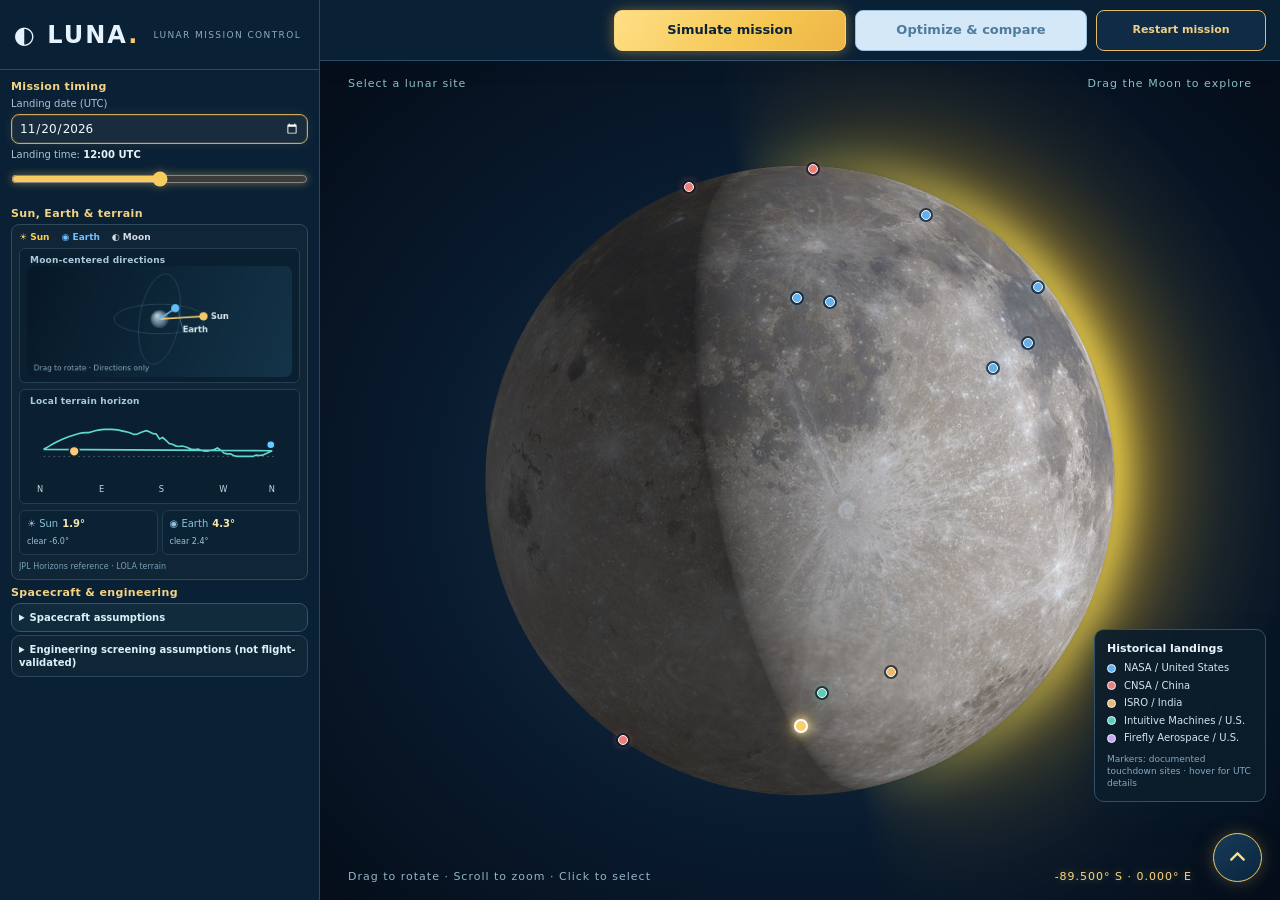
<file: index.html>
<!doctype html>
<html lang="en">
<head><meta charset="utf-8"><meta name="viewport" content="width=device-width,initial-scale=1">
<title>LUNA Mission Control</title><link rel="stylesheet" href="./luna-mission-control/web/styles.css?v=20261115-optimize-progress-v26"></head>
<body class="sidebar-layout">
<div class="shell">
<aside class="sidebar">
<header><strong class="logo">◐ LUNA<span>.</span></strong><small>LUNAR MISSION CONTROL</small></header>
<div class="fields" id="missionFields" aria-label="Mission parameters">
<div class="control-group"><h3>Mission timing</h3>

<label>Landing date (UTC)<input id="date" type="date" value="2026-11-20"></label>
<label>Landing time: <b id="timeLabel">12:00 UTC</b><input id="time" type="range" min="0" max="143" value="72"></label>



</div>
<section class="sky-stack" aria-label="Celestial positions and lunar horizon">
<h3>Sun, Earth &amp; terrain</h3>
<div class="sky-stack-card">
<div class="sky-caption"><span>☀ Sun</span><span>◉ Earth</span><span>◐ Moon</span></div>
<section class="sky-mini"><strong>Moon-centered directions</strong><canvas id="orbital" width="320" height="134" aria-label="Interactive 3D Moon-centered directions to Sun and Earth"></canvas></section>
<section class="sky-mini"><strong>Local terrain horizon</strong><svg id="horizon" viewBox="0 0 320 110" role="img" aria-label="Sun and Earth angles against the selected site's terrain horizon"></svg></section>
<div id="angles" class="sky-angles">Loading JPL reference…</div>
<small id="source" class="sky-source">JPL Horizons reference · local horizon loading</small>
</div></section>
<div class="control-group control-engineering"><h3>Spacecraft &amp; engineering</h3>
<details class="toolbar-disclosure spacecraft-assumptions"><summary>Spacecraft assumptions</summary><div class="toolbar-flyout">
<label>Mission duration<select id="duration"><option value="1">1 day</option><option value="3">3 days</option><option value="7" selected>7 days</option><option value="14">14 days</option><option value="21">21 days</option><option value="28">28 days</option><option value="35">35 days</option></select></label>
<label>Solar array (m²)<input id="area" type="number" value="1.6" step="0.1" min="0.1"></label>
<label>Panel tilt (°)<input id="tilt" type="number" value="60" min="0" max="90"></label>
<label>Panel azimuth (°)<input id="az" type="number" value="0" min="0" max="360"></label>
<label>Battery (Wh)<input id="battery" type="number" value="5000" min="100"></label>
<label>Load (W)<input id="load" type="number" value="75" min="1"></label>
<label>Reserve (%)<input id="reserve" type="number" value="20" min="0" max="90"></label>
</div></details>
<details class="toolbar-disclosure"><summary>Engineering screening assumptions (not flight-validated)</summary><div class="toolbar-flyout">
<small>One-node thermal projection · NASA lunar thermal balance framework</small>
<label>Thermal capacity (J/K)<input id="thermalCap" type="number" value="120000" min="1000" step="1000"></label>
<label>Radiator area (m²)<input id="radiatorArea" type="number" value="0.35" min="0.005" step="0.05"></label>
<label>Heater capacity (W)<input id="heater" type="number" value="80" min="0" step="5"></label>
<label>Heater setpoint (°C)<input id="heaterSetpoint" type="number" value="-5" step="5"></label>
<label>Thermal screening min (°C)<input id="thermalMin" type="number" value="-20" step="5"></label>
<label>Thermal screening max (°C)<input id="thermalMax" type="number" value="50" step="5"></label>
<small>Illustrative S-band direct-Earth radio link · ground receiver assumed</small>
<label>Transmitter power (W)<input id="rfTx" type="number" value="5" min="0.01" step="1"></label>
<label>TX antenna gain (dBi)<input id="rfGain" type="number" value="8" step="1"></label>
<label>Earth receiver G/T (dB/K)<input id="rfGt" type="number" value="25" step="1"></label>
<label>Downlink bitrate (bit/s)<input id="rfRate" type="number" value="10000" min="1" step="1000"></label>
<label>Required link margin (dB)<input id="rfMargin" type="number" value="3" min="0" step="1"></label>
<small>NASA LOLA 20-meter local rover slope-only corridor</small>
<label>Rover target east (m)<input id="roverEast" type="number" value="600" step="20"></label>
<label>Rover target north (m)<input id="roverNorth" type="number" value="200" step="20"></label>
<label>Assumed max segment slope (°)<input id="roverSlope" type="number" value="15" min="1" max="30"></label>
<p class="muted">Projected from NASA data and declared hardware assumptions. Not flight certification or a safe rover route.</p>
</div></details>


</div>

</div>
</aside>
<main>
<nav class="mission-toolbar" aria-label="Simulation actions">
<button id="simulate" class="primary" type="button">Simulate mission</button>
<div class="optimize-trigger">
<button id="optimize" class="secondary" disabled type="button">Optimize &amp; compare</button>
<div id="optimizeProgress" class="optimize-progress" role="status" aria-live="polite" aria-atomic="true" hidden>
 <div class="optimize-progress-top"><span id="optimizeProgressText">Loading NASA reference data…</span><strong id="optimizeProgressCount"></strong></div>
 <progress id="optimizeProgressBar" max="100" aria-label="Optimization progress"></progress>
</div>
</div>
<button id="restartMission" class="restart-mission" type="button" title="Reset mission settings and return to the Moon">Restart mission</button>
</nav>
<div id="mapPage" class="map-page">
<div class="map-top">Select a lunar site <span>Drag the Moon to explore</span></div>
<canvas id="globe" aria-label="Drag to rotate lunar globe, scroll to zoom, click to select a location"></canvas>
<div class="map-bottom"><span>Drag to rotate · Scroll to zoom · Click to select</span><span id="mapCoords">89.500° S · 0.000° E</span></div>
</div>
<div id="resultsPage" class="results-page hidden">
<div class="results-top"><div><small>MISSION ANALYSIS</small><h1>Scenario analysis</h1></div>
<button id="back">← Return to globe</button></div>
<div id="results"></div></div>
<div id="toast" class="toast hidden" role="status"></div>
</main>
</div>
<button id="scrollToTop" class="scroll-to-top" type="button" aria-label="Scroll to top" title="Back to top">
<svg viewBox="0 0 24 24" width="24" height="24" aria-hidden="true" focusable="false" fill="none" stroke="currentColor" stroke-width="2.2" stroke-linecap="round" stroke-linejoin="round"><path d="m6 14 6-6 6 6"/></svg>
</button>
<script>window.LUNA_STATIC_SITE = true;</script>
<script type="module" src="./luna-mission-control/web/app.js?v=20261115-optimize-progress-v26"></script>
</body></html>
</file>
<file: luna-mission-control/web/styles.css>
*{box-sizing:border-box}body{margin:0;background:#071321;font:14px Inter,system-ui,-apple-system,Segoe UI,sans-serif;color:#e9f5fa}button,input,select{font:inherit}button{cursor:pointer}.shell{display:grid;grid-template-columns:340px minmax(0,1fr);height:100vh;min-height:610px}.sidebar{background:#101e2d;border-right:1px solid #294455;display:flex;flex-direction:column;min-height:0}.sidebar header{padding:22px;border-bottom:1px solid #2e4051;display:flex;align-items:baseline;gap:14px}.logo{font-size:24px;letter-spacing:2px}.logo span{color:#52d6cb}.sidebar header small{font-size:9px;color:#8faab8;letter-spacing:1.4px}.fields{overflow-y:auto;padding:12px 20px 24px;flex:1}h3{font-size:10px;letter-spacing:1.2px;color:#65d5d1;margin:24px 0 12px}label{display:block;font-size:11px;color:#a5bdc8;margin:14px 0}.fields input:not([type=range]),select{display:block;width:100%;margin-top:7px;padding:10px;color:#effaff;background:#192c3d;border:1px solid #3a5263;border-radius:8px;color-scheme:dark}.fields input[type=range]{display:block;width:100%;accent-color:#56d6ce;margin:11px 0}.fields b{color:#e6f4f9}.mini,.site,details{background:#132637;border:1px solid #30495b;border-radius:10px;padding:12px;margin:10px 0}.mini strong{display:flex;justify-content:space-between;font-size:11px}.mini small{color:#88a6b7;font-size:9px}.mini svg{display:block;width:100%}#angles,.muted,.site div{font-size:11px;color:#90aabb;line-height:1.6}.site button{margin-top:10px;background:#193c49;border:1px solid #386478;color:#b1e8e6;border-radius:7px;padding:7px}summary{cursor:pointer}details label{margin:10px 0}.primary,.secondary{width:100%;border:0;border-radius:10px;padding:13px;margin:10px 0;text-align:left;font-weight:750}.primary{background:#53d7cc;color:#092934}.secondary{background:#184450;color:#c3f8ef;border:1px solid #45858c}.secondary:disabled{opacity:.4;cursor:not-allowed}.sidebar footer{padding:14px 20px;border-top:1px solid #304658;color:#84a5b0;font-size:10px;display:flex;justify-content:space-between}main{position:relative;min-width:0;overflow:hidden}.map-page{height:100%;position:relative;background:radial-gradient(ellipse at 58% 48%,#20394c 0%,#07111e 64%,#030a11)}#globe{width:100%;height:100%;display:block;cursor:grab}.map-top,.map-bottom{position:absolute;left:28px;right:28px;display:flex;justify-content:space-between;pointer-events:none;font-size:11px;letter-spacing:1px;color:#8cbfc5}.map-top{top:26px}.map-bottom{bottom:28px;color:#94b4c7}.results-page{height:100%;overflow:auto;background:#edf4f6;color:#203443;padding:28px}.results-top{display:flex;justify-content:space-between;align-items:center;margin-bottom:20px}.results-top small{font-size:11px;color:#43898f;letter-spacing:2px}.results-top h1{font-size:28px;margin:4px 0}.results-top button{border:1px solid #c8d8df;border-radius:8px;background:white;color:#294f61;padding:10px}.quality,.note{padding:12px;border-radius:9px;background:#fff1e8;color:#674f40;border:1px solid #edd4c5;margin:12px 0;font-size:12px;line-height:1.5}.cards{display:grid;grid-template-columns:repeat(auto-fit,minmax(310px,1fr));gap:16px}.card{background:white;border-radius:12px;box-shadow:0 4px 20px #23364713;padding:18px;min-width:0}.card h2{font-size:18px;margin:3px 0 4px}.card .muted{color:#657f8e}.stats{display:grid;grid-template-columns:1fr 1fr;gap:8px;margin:13px 0}.stat{background:#f1f7f8;border-radius:7px;padding:10px}.stat b{display:block;color:#173a4b;font-size:18px}.stat small{font-size:10px;color:#678391}.chart{border:1px solid #e2ebf0;margin-top:12px;border-radius:8px;padding:12px}.chart-title{font-size:11px;font-weight:700;color:#385064}.chart svg{width:100%;height:auto}.windows{height:13px;background:#e3edf0;display:flex;margin-top:11px;border-radius:3px;overflow:hidden}.windows span{display:block;height:100%}.linkbtn{display:inline-block;margin-top:10px;font-size:11px;border:1px solid #b8d4d8;padding:7px 10px;background:#f0fafa;color:#185c66;border-radius:7px}.toast{position:absolute;bottom:22px;right:20px;background:#173b49;border:1px solid #53d7cc;color:white;padding:12px 15px;max-width:440px;border-radius:9px;z-index:4}.hidden{display:none!important}@media(max-width:800px){.shell{display:block;height:auto}.sidebar{height:auto}.fields{max-height:430px}.map-page{height:70vh;min-height:420px}.results-page{height:auto;min-height:80vh}.map-top,.map-bottom{left:12px;right:12px;font-size:9px}}

/* Scientific plotting: real units, signed axes, UTC ticks and accessible tooltips */
.science-plot{background:#fff;border-color:#d9e5ec;padding:14px 13px 10px;overflow:hidden}
.chart-head{display:flex;justify-content:space-between;align-items:baseline;gap:14px;margin-bottom:4px}
.chart-head strong{font-size:13px;color:#254757;letter-spacing:-.1px}
.chart-head>span{font-size:11px;color:#62839a;font-weight:700;white-space:nowrap}
.chart-subtitle{font-size:10px;line-height:1.5;color:#6b7e8d;margin-bottom:7px}
.plot-wrap{position:relative;max-width:100%;min-height:100px}
.plot-wrap svg{display:block;width:100%;height:auto;overflow:visible;touch-action:pan-y}
.plot-grid line{stroke:#dfebf0;stroke-width:1}
.plot-grid line.plot-xgrid{stroke:#edf2f5}
.plot-grid text,.plot-axis-label{font:11px Inter,system-ui,sans-serif;fill:#647d8d}
.plot-threshold{stroke:#d5a749;stroke-width:1.3;stroke-dasharray:6 4}
.plot-hoverline{stroke:#637d8f;stroke-width:1.2;stroke-dasharray:4 4}
.plot-tooltip{position:absolute;top:10px;transform:translateX(-50%);white-space:nowrap;padding:7px 9px;
 color:#edf8fc;background:#173548;box-shadow:0 6px 18px #11253330;border:1px solid #406377;
 border-radius:6px;font-size:11px;z-index:2;pointer-events:none;font-variant-numeric:tabular-nums}
.plot-foot{display:flex;justify-content:space-between;gap:8px;flex-wrap:wrap;padding-top:5px;
 border-top:1px solid #e7eff2;font-size:10px;color:#718997;font-variant-numeric:tabular-nums}
.ribbon-chart{padding:14px}
.ribbon-chart .windows{height:24px;border:1px solid #e0e7e9;border-radius:5px}
.ribbon-chart .windows span{min-width:1px}
.ribbon-ticks{display:flex;justify-content:space-between;gap:6px;padding-top:6px;
 color:#668093;font-size:10px;font-variant-numeric:tabular-nums}
.terrain-panel{margin-top:18px;padding:15px;border:1px solid #d8e4eb;border-radius:12px;
 background:linear-gradient(180deg,#fafdff,#f4f8f9);min-width:0}
.terrain-heading{display:flex;justify-content:space-between;align-items:center;flex-wrap:wrap;gap:8px}
.terrain-heading h3{font-size:14px;font-weight:760;letter-spacing:0;color:#2a505d;margin:0}
.terrain-heading small{color:#647e8d;font-size:10px}
.terrain-controls{display:flex;gap:14px;align-items:center;flex-wrap:wrap;margin:12px 0 8px}
.terrain-controls label{color:#3e6170;font-size:11px;margin:0;display:flex;align-items:center;gap:8px}
.terrain-controls select{color:#274d5c;background:#fff;border:1px solid #bdccd4;
 border-radius:6px;padding:7px 10px;max-width:100%;font-size:11px}
.terrain-controls input[type=range]{width:94px;accent-color:#279aa2}
.terrain-reset{padding:6px 9px;border:1px solid #b9cbd4;border-radius:6px;background:white;
 color:#286274;font-size:11px}
.terrain-3d-canvas{width:100%;height:355px;display:block;border:1px solid #d4e1e6;
 border-radius:8px;background:#f1f6f8;cursor:grab;touch-action:none}
.terrain-3d-canvas:active{cursor:grabbing}
.terrain-legend{display:flex;gap:8px 15px;flex-wrap:wrap;padding:10px 0;color:#526f7d;font-size:11px}
.terrain-legend span{display:inline-flex;align-items:center;gap:5px}
.terrain-legend i{display:inline-block;width:11px;height:11px;border-radius:3px;border:1px solid #617b8840}
.terrain-legend .terrain-seismic-caution{font-weight:700;color:#81532a}
.terrain-status{font-size:11px;color:#3e6573;line-height:1.5}
.terrain-caption{font-size:11px;color:#59717d;line-height:1.65;margin:8px 0 0}
@media(max-width:700px){.terrain-3d-canvas{height:280px}.terrain-controls{gap:8px}
 .terrain-controls label{flex-wrap:wrap}.chart-head strong{font-size:12px}
 .results-page{padding:14px}.ribbon-ticks{font-size:9px}}

/* Launch Window / COLA educational panel displayed after simulation graphs */
.launch-cola{margin:28px 0 42px;background:#fff;border:1px solid #d4e5e8;border-radius:14px;box-shadow:0 5px 22px #1c3c5114;padding:22px;color:#203443}
.launch-cola-head{display:flex;align-items:flex-start;justify-content:space-between;gap:18px}
.launch-cola-head small{font-size:10px;letter-spacing:1.5px;color:#207b89;font-weight:700}
.launch-cola-head h2{font-size:23px;margin:7px 0;color:#173b4c}
.launch-cola-head p,.launch-cola-provenance{color:#526d7b;line-height:1.6;font-size:12px}
.launch-cola-tag{background:#e5f4f4;color:#136e74;font-size:10px;letter-spacing:.7px;border-radius:20px;padding:9px 11px;white-space:nowrap;font-weight:700}
.launch-cola-form{display:grid;grid-template-columns:repeat(2,minmax(0,1fr));gap:8px 20px}
.launch-cola-form label{color:#355869;font-size:12px;font-weight:650;margin:9px 0}
.launch-cola select,.launch-cola input,.launch-cola textarea{width:100%;display:block;padding:11px;border:1px solid #b9d0d8;border-radius:8px;margin-top:6px;background:#f7fafb;color:#16384b;min-width:0}
.launch-cola-site-note{font-size:12px;color:#516f7c;background:#f0f7f8;padding:10px;border-radius:8px}
.launch-cola-holds{background:#f6fafb;border:1px solid #dce8eb;margin:15px 0;padding:13px;border-radius:9px}
.launch-cola-holds p{font-size:12px;line-height:1.6;color:#52707c}
.launch-cola-run{border:0;background:#087e87;color:white;border-radius:8px;padding:12px 17px;font-weight:750;margin:8px 0 15px}
.launch-cola-summary{display:grid;grid-template-columns:repeat(4,minmax(0,1fr));gap:10px}
.launch-cola-summary>div{background:#eef7f8;border-radius:9px;padding:14px;min-width:0;display:flex;flex-direction:column;gap:7px}
.launch-cola-summary small{font-size:10px;letter-spacing:.7px;color:#517484;font-weight:700}
.launch-cola-summary b{font-size:17px;color:#17475a;overflow-wrap:anywhere}
.launch-cola-summary span{font-size:11px;line-height:1.5;color:#597580}
.launch-cola-route{margin:16px 0;border:1px solid #dae6ed;background:#f5f9fb;border-radius:9px;padding:8px}
.launch-cola-route svg{display:block;width:100%;height:auto}
.launch-cola h3{margin:16px 0 10px;color:#205267;font-size:13px;letter-spacing:0}
.launch-cola-table{overflow:auto}.launch-cola-table table{width:100%;border-collapse:collapse;font-size:12px;min-width:540px}
.launch-cola-table th,.launch-cola-table td{text-align:left;padding:11px;border-bottom:1px solid #dce7ed}
.launch-cola-table th{background:#e9f4f5;color:#2b5a67}
.launch-cola-warning,.launch-cola-error{border-radius:9px;background:#fff3e7;border:1px solid #f0d5b7;padding:12px;color:#79502c;line-height:1.6;font-size:12px}
.launch-cola-provenance{margin-top:16px;border-top:1px solid #dce7ec;padding-top:14px}
.launch-cola-provenance a{color:#126d85}
@media(max-width:1000px){.launch-cola-summary{grid-template-columns:repeat(2,minmax(0,1fr))}}
@media(max-width:650px){.launch-cola{padding:14px}.launch-cola-head{display:block}.launch-cola-tag{display:inline-block;margin:4px 0 10px}.launch-cola-form,.launch-cola-summary{grid-template-columns:1fr}}

/* Make the 500-m landing-site terrain visual materially larger. */
.terrain-3d-canvas{height:520px}
.terrain-panel{padding:18px}
.terrain-controls{gap:12px 18px}
@media(max-width:700px){.terrain-3d-canvas{height:360px}}




/* Simulation clarity: compact results summary and right-side Information tab */
.results-top{gap:12px;flex-wrap:wrap}
.results-top>div:first-child{margin-right:auto}
.results-top .science-info-trigger{background:#eff8fa;border:1px solid #b9d4dc;border-radius:8px;color:#1c6275;padding:10px 14px;font-weight:700}
.science-info-trigger:hover,.science-info-trigger:focus-visible{background:#dff2f4}
.science-overview{display:flex;align-items:center;gap:12px;flex-wrap:wrap;border:1px solid #d6e5e9;background:#f6fafb;color:#385769;border-radius:10px;padding:12px 15px;margin-bottom:16px;font-size:12px;line-height:1.5}
.science-overview p{flex:1;min-width:190px;margin:0}
.science-overview-tag{font-size:10px;letter-spacing:.65px;font-weight:800;color:#1c6e77;white-space:nowrap}
.science-overview-link,.science-compare-heading button,.science-card-info{border:0;background:none;padding:5px 2px;color:#176c82;font-size:12px;font-weight:750;text-decoration:underline;text-underline-offset:2px}
.science-overview-link:hover,.science-compare-heading button:hover,.science-card-info:hover{text-decoration-thickness:2px}
.science-compare-heading{display:flex;gap:10px;justify-content:space-between;align-items:center;padding:3px 2px 13px;font-size:13px;font-weight:700;color:#3a5d6e}
.science-card-summary{display:flex;align-items:center;justify-content:space-between;gap:10px;flex-wrap:wrap;border-top:1px solid #e2ebef;margin-top:16px;padding-top:13px;color:#647f8e;font-size:11px}
.science-info-edge{position:fixed;top:46%;right:0;z-index:19;writing-mode:vertical-rl;transform:rotate(180deg);border:1px solid #1c6f79;border-right:0;border-radius:0 10px 10px 0;background:#166c76;color:#fff;padding:15px 9px;font-size:12px;font-weight:800;box-shadow:0 2px 14px #0f304132}
.science-info-edge:hover,.science-info-edge:focus-visible{background:#0e525d}
.science-info-overlay{position:fixed;inset:0;background:rgba(8,22,35,.47);z-index:30}
.science-info-drawer{position:fixed;top:0;right:0;bottom:0;width:min(480px,100vw);z-index:31;background:#f5f9fb;color:#253f50;box-shadow:-9px 0 32px #06192733;display:flex;flex-direction:column;overflow:hidden}
.science-info-overlay[hidden],.science-info-drawer[hidden]{display:none!important}
.science-info-header{display:flex;gap:12px;justify-content:space-between;align-items:flex-start;padding:24px 24px 18px;background:#103045;color:#eef8fc}
.science-info-header small{color:#83d5dc;font-size:10px;letter-spacing:1.4px;font-weight:700}
.science-info-header h2{font-size:22px;margin:6px 0}
.science-info-header p{font-size:12px;color:#c2d6e1;line-height:1.5;margin:4px 0}
.science-info-header button{flex-shrink:0;border:1px solid #6f929c;background:#25495d;color:#fff;width:34px;height:34px;border-radius:8px;font-size:15px}
.science-info-body{padding:21px 24px 32px;overflow-y:auto;overscroll-behavior:contain;line-height:1.5}
.science-info-intro{padding:14px 16px;background:#e7f3f6;border-left:3px solid #20859a;border-radius:7px;font-size:12px}
.science-info-intro p{margin:0 0 8px}
.science-info-intro p:last-child{margin-bottom:0}
.science-info-scenario>h3{font-size:14px;letter-spacing:normal;color:#214f65;margin:24px 0 8px}
.science-info-scenario>h3 small{font-weight:500;color:#58788a}
.science-info-group{background:#fff;border:1px solid #dce8ed;border-radius:10px;padding:15px 16px;margin:12px 0}
.science-info-group h4{font-size:13px;color:#224b5f;margin:0 0 12px}
.science-info-group p{color:#476476;font-size:12px;line-height:1.55;overflow-wrap:anywhere}
.science-info-group dl{margin:0}
.science-info-row{border-top:1px solid #ecf1f3;padding:10px 0}
.science-info-row:first-child{border-top:0;padding-top:0}
.science-info-row:last-child{padding-bottom:0}
.science-info-row dt{font-size:11px;font-weight:750;color:#31566b}
.science-info-row dd{font-size:12px;color:#526c7b;margin:5px 0 0;overflow-wrap:anywhere}
.science-info-sources ul{padding-left:17px;margin:0}
.science-info-sources li{font-size:12px;line-height:1.5;margin:8px 0}
.science-info-sources a{color:#137087}
@media(max-width:650px){.science-info-edge{top:54%;font-size:10px;padding:10px 6px}.science-info-header{padding:18px}.science-info-body{padding:15px}.science-overview{margin-bottom:12px}.science-overview p{min-width:100%}.science-info-trigger{order:2}}


/* Simulation information panel: strong scoped reset to prevent global sidebar rules leaking in. */
#scienceInfoDrawer{font-family:Inter,system-ui,-apple-system,BlinkMacSystemFont,"Segoe UI",sans-serif;box-sizing:border-box;}
#scienceInfoDrawer *,#luna-launch-cola *{box-sizing:border-box;}
#scienceInfoDrawer .science-info-header{display:flex;align-items:flex-start;justify-content:space-between;gap:16px;padding:24px;background:#153648;color:#f5fcff;}
#scienceInfoDrawer .science-info-header h2{font-size:22px;line-height:1.2;letter-spacing:-.025em;color:#fff;margin:7px 0;}
#scienceInfoDrawer .science-info-header p{font-size:12px;line-height:1.55;color:#c5dce5;margin:5px 0 0;}
#scienceInfoDrawer .science-info-header button{cursor:pointer;display:grid;place-items:center;min-width:36px;width:36px;height:36px;padding:0;font-size:20px;}
#scienceInfoDrawer .science-info-body{flex:1;overflow-y:auto;padding:18px 22px 32px;background:#f2f7fa;}
#scienceInfoDrawer .science-info-intro{display:grid;gap:8px;background:#e5f3f6;padding:14px;border-radius:10px;border-left:3px solid #207e90;}
#scienceInfoDrawer .science-info-intro p{margin:0;font-size:12px;line-height:1.6;}
#scienceInfoDrawer .science-info-scenario>h3{margin:22px 0 0;font-size:16px;letter-spacing:0;color:#23485c;}
#scienceInfoDrawer .science-info-site{font-size:12px;color:#5f7c8e;margin:4px 0 12px;}
#scienceInfoDrawer .science-info-group{background:#fff;padding:16px;margin:12px 0;border:1px solid #d8e5ec;border-radius:12px;}
#scienceInfoDrawer .science-info-group h4{margin:0 0 8px;font-size:13px;letter-spacing:0;color:#244a5d;line-height:1.4;}
#scienceInfoDrawer .science-info-group dl{margin:0;display:block;}
#scienceInfoDrawer .science-info-row{display:grid;grid-template-columns:1fr;gap:3px;padding:11px 0;border-top:1px solid #e8eff3;}
#scienceInfoDrawer .science-info-row:first-child{border:0;padding-top:4px;}
#scienceInfoDrawer .science-info-row dt{font-size:11px;font-weight:750;line-height:1.5;color:#31596d;margin:0;}
#scienceInfoDrawer .science-info-row dd{display:block;font-size:12px;line-height:1.6;margin:0;color:#476473;overflow-wrap:anywhere;}
#scienceInfoDrawer .science-info-sources li{list-style:disc;margin:9px 0;line-height:1.5;}
#luna-launch-cola .launch-cola-scenarios{display:grid;grid-template-columns:repeat(auto-fit,minmax(min(100%,380px),1fr));gap:16px;margin:18px 0;}
#luna-launch-cola .launch-cola-scenario{background:#f9fcfd;border:1px solid #d7e6ed;border-radius:12px;padding:18px;min-width:0;}
#luna-launch-cola .launch-cola-scenario-head{display:flex;align-items:center;justify-content:space-between;gap:12px;flex-wrap:wrap;}
#luna-launch-cola .launch-cola-scenario-head h3{font-size:17px;line-height:1.3;color:#1f485c;margin:4px 0 10px;letter-spacing:0;}
#luna-launch-cola .launch-cola-eyebrow{font-size:10px;letter-spacing:1px;text-transform:uppercase;color:#197888;font-weight:800;}
#luna-launch-cola .launch-cola-uncleared{font-size:10px;letter-spacing:.5px;background:#fff1dc;color:#825121;border-radius:20px;padding:7px 10px;font-weight:800;}
#luna-launch-cola .launch-cola-target{display:grid;grid-template-columns:1fr 1fr;gap:10px;margin:8px 0 15px;}
#luna-launch-cola .launch-cola-target>div{background:#eef6f9;border-radius:8px;padding:12px;min-width:0;}
#luna-launch-cola .launch-cola-target small{display:block;font-size:10px;text-transform:uppercase;color:#61808b;}
#luna-launch-cola .launch-cola-target strong{display:block;margin-top:5px;overflow-wrap:anywhere;font-size:13px;color:#26495b;}
#luna-launch-cola .launch-cola-field{font-size:12px;font-weight:700;color:#315c6d;}
#luna-launch-cola .launch-cola-field select{background:#fff;color:#173c50;}
#luna-launch-cola .launch-cola-scenario .launch-cola-summary{grid-template-columns:repeat(3,minmax(0,1fr));}
#luna-launch-cola .launch-cola-scenario .launch-cola-summary b{font-size:14px;}
#luna-launch-cola .launch-cola-holds{margin:12px 0;}
#luna-launch-cola .launch-cola-hint{font-size:12px;line-height:1.6;color:#5c7786;}
#luna-launch-cola .launch-cola-provenance{border:1px solid #dce7ec;background:#f6fafb;border-radius:10px;padding:14px;margin-top:15px;}
#luna-launch-cola .launch-cola-provenance summary{font-weight:750;color:#2e6271;}
#luna-launch-cola .launch-cola-scope-note{font-size:11px;line-height:1.65;color:#627d8c;border-top:1px solid #dce7ec;padding-top:14px;}
@media(max-width:680px){
 #scienceInfoDrawer{width:100vw;}
 #scienceInfoDrawer .science-info-header{padding:17px;}
 #scienceInfoDrawer .science-info-body{padding:15px;}
 #luna-launch-cola .launch-cola-target{grid-template-columns:1fr;}
 #luna-launch-cola .launch-cola-scenario .launch-cola-summary{grid-template-columns:1fr;}
}


/* Mission Control: move all simulation settings into a readable top toolbar, without a scrollable left rail. */
.shell{display:flex;flex-direction:column;height:100dvh;min-height:0}
.sidebar{flex:0 0 auto;min-height:0;border-right:0;border-bottom:1px solid #2e4051}
.sidebar header{padding:12px 24px;min-height:62px}
.sidebar footer{display:none}
main{display:flex;flex-direction:column;flex:1;min-height:0;overflow:hidden}
.mission-toolbar{background:#0e2031;border-bottom:1px solid #305065;position:relative;z-index:11;flex:none;padding:10px 18px 12px;overflow:visible}
.mission-toolbar .fields{display:grid;grid-template-columns:1.15fr 1.15fr 1fr 1.18fr;gap:12px;padding:0;overflow:visible;align-items:stretch}
.mission-toolbar .control-group{position:relative;min-width:0;padding:9px 14px 10px;background:#142a3c;border:1px solid #304e60;border-radius:11px}
.mission-toolbar h3{font-size:10px;margin:0 0 9px;color:#60d8d1;letter-spacing:1.25px}
.mission-toolbar label{font-size:11px;margin:7px 0;color:#b2cbd4}
.mission-toolbar .fields input:not([type=range]),.mission-toolbar .fields select{margin-top:4px;padding:7px 9px;font-size:12px}
.mission-toolbar .fields input[type=range]{margin:6px 0 3px}
.mission-toolbar .site{padding:8px 10px;margin:0 0 6px;background:#102232}
.mission-toolbar .site b{font-size:11px}
.mission-toolbar .site div{font-size:12px}
.mission-toolbar .site button{margin-top:4px;font-size:11px;padding:5px 8px}
.mission-toolbar .control-engineering details{margin:7px 0}
.mission-toolbar .toolbar-disclosure{position:relative;background:#112538;border:1px solid #375367;border-radius:8px;padding:0;margin:7px 0;min-width:0}
.mission-toolbar .toolbar-disclosure summary{padding:9px 11px;color:#d7eaf1;font-size:12px;font-weight:650;line-height:1.35;list-style-position:inside}
.mission-toolbar .toolbar-disclosure[open]{z-index:20;border-color:#5ccdc9}
.mission-toolbar .toolbar-flyout{position:absolute;top:calc(100% + 5px);left:0;width:min(400px,calc(100vw - 36px));max-height:min(65dvh,540px);overflow-y:auto;overscroll-behavior:contain;padding:14px;background:#102638;border:1px solid #447386;box-shadow:0 16px 42px #0009;border-radius:10px;z-index:30}
.mission-toolbar .toolbar-flyout .mini{margin:7px 0}
.mission-toolbar .toolbar-flyout label{margin:9px 0}
.mission-toolbar .toolbar-flyout .muted{color:#a8c1cb}
.mission-toolbar .control-actions .primary,.mission-toolbar .control-actions .secondary{padding:12px;margin:2px 0 8px;text-align:center;font-size:13px}
.mission-toolbar .comparison-label{margin:4px 0 5px;font-size:10px}
.map-page{flex:1;min-height:0;height:auto}
.results-page{flex:1;min-height:0;height:auto;overflow:auto}
.map-top{top:16px}
.map-bottom{bottom:17px}
@media(max-width:1150px){
 .mission-toolbar .fields{grid-template-columns:repeat(2,minmax(0,1fr))}
 .mission-toolbar .control-group{padding:9px 12px}
 .mission-toolbar .control-engineering,.mission-toolbar .control-actions{min-height:115px}
}
@media(max-width:800px){
 .shell{display:flex;height:auto;min-height:100dvh}
 .sidebar{height:auto}
 .mission-toolbar{padding:10px}
 .mission-toolbar .fields{max-height:none;overflow:visible;padding:0;grid-template-columns:repeat(2,minmax(0,1fr));gap:9px}
 .mission-toolbar .control-group{min-height:0}
 .map-page{height:58dvh;min-height:360px;flex:none}
 .results-page{min-height:80dvh;height:auto}
 main{overflow:visible}
}
@media(max-width:560px){
 .sidebar header{padding:12px 15px}
 .mission-toolbar .fields{grid-template-columns:1fr}
 .mission-toolbar .control-actions{display:grid;grid-template-columns:1fr 1fr;gap:4px 10px}
 .mission-toolbar .control-actions>h3{grid-column:1/-1}
 .mission-toolbar .control-actions .comparison-label{grid-column:1/-1}
 .mission-toolbar .control-actions label{grid-column:1/-1}
 .mission-toolbar .control-actions .primary,.mission-toolbar .control-actions .secondary{width:100%;grid-column:1/-1;margin:2px 0}
 .mission-toolbar .toolbar-flyout{width:min(400px,calc(100vw - 36px))}
 .map-page{min-height:340px}
}


/* Sticky action: only the sidebar fields scroll; Simulate Mission remains visible. */
.sidebar{min-height:0;}
.sidebar .fields{flex:1;min-height:0;overflow-y:auto;padding-bottom:10px;}
.sidebar .fields h3{margin-top:18px;margin-bottom:8px;}
.sidebar .fields label{margin:10px 0;}
.sidebar .fields details{margin:8px 0;}
.sidebar .sidebar-actions{display:block;flex:none;padding:12px 17px 15px;background:#102638;border-top:1px solid #315465;}
.sidebar .sidebar-actions #simulate{display:block;width:100%;margin:0;text-align:center;padding:13px 15px;font-size:14px;min-height:46px;cursor:pointer;}
.sidebar .sidebar-actions #simulate:focus-visible{outline:3px solid #c0ffff;outline-offset:2px;}
.results-top{display:flex;align-items:center;justify-content:space-between;gap:15px;flex-wrap:wrap;}
.results-top .results-actions{display:flex;align-items:center;justify-content:flex-end;gap:10px;flex-wrap:wrap;}
.results-top .results-preserve-label{display:flex;align-items:center;gap:8px;margin:0;font-size:11px;font-weight:700;color:#496b7b;}
.results-top .results-preserve-label select{width:auto;max-width:190px;min-width:128px;margin:0;padding:9px 10px;background:#fff;color:#2b5063;border:1px solid #bed1da;border-radius:7px;color-scheme:light;}
.results-top .results-optimize{background:#087e87;color:white;border-color:#087e87;font-weight:750;padding:10px 14px;}
.results-top .results-optimize:hover:not(:disabled){background:#066670;}
.results-top .results-optimize:disabled{opacity:.47;cursor:not-allowed;}
.results-top .science-info-trigger{white-space:nowrap;}
@media(max-width:800px){
 .sidebar{height:min(74dvh,670px);display:flex;flex-direction:column;min-height:460px;}
 .sidebar .fields{max-height:none;}
 .sidebar .sidebar-actions{position:relative;z-index:2;}
 .results-top .results-actions{justify-content:flex-start;}
 .results-top .results-preserve-label{width:100%;}
}

/* Data-backed illustrative orbital scene: never interpret as flight/avoidance solution. */
#luna-launch-cola .orbit-scene{margin:16px 0;background:#0f273a;border:1px solid #2e5b6f;border-radius:12px;padding:13px;color:#e4f8fb;}
#luna-launch-cola .orbit-scene .orbit-title{font-size:12px;font-weight:750;color:#a4e4e5;margin-bottom:4px;}
#luna-launch-cola .orbit-scene .orbit-subtitle{font-size:11px;color:#bdd3de;line-height:1.6;margin:0 0 10px;}
#luna-launch-cola .orbit-scene svg{display:block;width:100%;height:auto;border-radius:8px;background:linear-gradient(145deg,#071827,#17364a);}
#luna-launch-cola .orbit-controls{display:flex;align-items:center;gap:10px;flex-wrap:wrap;margin:10px 0 0;}
#luna-launch-cola .orbit-controls button{border:1px solid #5bafaf;color:#e7ffff;background:#1f4e61;padding:8px 11px;border-radius:7px;font-size:11px;cursor:pointer;}
#luna-launch-cola .orbit-controls input{flex:1;min-width:120px;margin:0;padding:0;background:transparent;accent-color:#50d2c2;}
#luna-launch-cola .orbit-phase{font-size:11px;min-width:100px;color:#c6e3e8;}
#luna-launch-cola .orbit-catalog{font-size:11px;color:#bcd8e1;line-height:1.55;border-top:1px solid #345970;margin:12px 0 0;padding-top:11px;}
#luna-launch-cola .orbit-catalog ul{display:flex;flex-wrap:wrap;gap:5px 12px;margin:6px 0 0;padding:0;list-style:none;}
#luna-launch-cola .orbit-catalog li{font-size:10px;}
#luna-launch-cola .orbit-catalog li::before{content:"●";color:#84c9eb;margin-right:5px;}
#luna-launch-cola .orbit-legend{font-size:10px;color:#afd1dc;margin-top:7px;}


/* Root entry point: compact left rail; field list scrolls behind anchored Simulate action. */
.sidebar-layout .shell{display:grid;grid-template-columns:290px minmax(0,1fr);height:100dvh;min-height:0;}
.sidebar-layout .sidebar{display:flex;flex-direction:column;height:100dvh;min-height:0;min-width:0;border-bottom:0;border-right:1px solid #304c5f;}
.sidebar-layout .sidebar header{flex:none;padding:16px 18px;min-height:62px;}
.sidebar-layout .sidebar .fields{display:block;flex:1;min-height:0;max-height:none;overflow-y:auto;padding:8px 15px 16px;}
.sidebar-layout .sidebar .control-group{margin:0 0 8px;padding:9px 2px 11px;border-bottom:1px solid #2d4757;}
.sidebar-layout .sidebar .control-group h3{font-size:10px;color:#65d5d1;letter-spacing:1.2px;margin:6px 0 10px;}
.sidebar-layout .sidebar .control-group label{display:block;margin:8px 0;color:#aac5d0;font-size:11px;}
.sidebar-layout .sidebar .control-group .site{padding:10px;margin:0 0 9px;}
.sidebar-layout .sidebar .toolbar-disclosure{position:relative;background:#142c3c;border:1px solid #365264;border-radius:9px;padding:9px;margin:10px 0;}
.sidebar-layout .sidebar .toolbar-disclosure summary{font-size:12px;color:#dbf1f8;cursor:pointer;}
.sidebar-layout .sidebar .toolbar-disclosure .toolbar-flyout{position:static;width:auto;max-height:none;overflow:visible;background:transparent;border:0;box-shadow:none;padding:9px 0 0;}
.sidebar-layout .sidebar .toolbar-flyout label{margin:9px 0;}
.sidebar-layout .sidebar footer.sidebar-actions{display:block;flex:none;margin:0;padding:12px 16px 16px;}
.sidebar-layout main{height:100dvh;min-height:0;overflow:hidden;}
.sidebar-layout .results-page{min-height:0;height:100%;overflow-y:auto;}
.sidebar-layout .map-page{flex:1;min-height:0;}
@media(max-width:800px){
 .sidebar-layout .shell{display:flex;flex-direction:column;height:auto;min-height:100dvh;}
 .sidebar-layout .sidebar{height:min(74dvh,670px);min-height:390px;border-right:0;border-bottom:1px solid #304c5f;}
 .sidebar-layout main{min-height:60dvh;height:auto;overflow:visible;}
 .sidebar-layout .map-page{height:58dvh;min-height:340px;}
 .sidebar-layout .results-page{height:auto;min-height:80dvh;}
}


/* Accurate ephemeris playback toolbar and improved science plots. */
.ephemeris-playback{display:grid;grid-template-columns:minmax(0,1fr) auto;align-items:center;gap:7px 9px;margin:8px 0 10px}
.ephemeris-playback button{border:1px solid #4e9fa5;background:#164654;color:#d9fffa;font-weight:750;border-radius:8px;padding:9px 11px;text-align:center;min-height:37px}
.ephemeris-playback button:hover,.ephemeris-playback button:focus-visible{background:#1d5d66;outline-offset:3px}
.ephemeris-playback label{margin:0!important;font-size:10px!important;white-space:nowrap}
.ephemeris-playback select{width:auto!important;min-width:91px;max-width:120px;margin:3px 0 0!important;padding:6px!important}
.ephemeris-playback small{grid-column:1/-1;color:#9fc0c9;line-height:1.45;font-size:10px}
.science-plot{background:#fff;border:1px solid #cfdee6;box-shadow:0 2px 12px #1834490a;border-radius:12px}
.science-plot .chart-head strong{font-size:14px;color:#163f51}
.science-plot .chart-subtitle{font-size:11px;color:#607987}
.science-plot .plot-wrap svg{cursor:crosshair}
.plot-series{vector-effect:non-scaling-stroke}
.plot-extrema{vector-effect:non-scaling-stroke}
.plot-timecursor{stroke:#168b96;stroke-width:1.6;stroke-dasharray:4 4;vector-effect:non-scaling-stroke;pointer-events:none}
.science-plot .plot-foot{align-items:center;justify-content:space-between;font-size:10px;line-height:1.5;gap:7px 14px}
.science-plot .plot-foot span:nth-child(2){font-weight:750;color:#326679}
@media(max-width:1200px){.ephemeris-playback{grid-template-columns:1fr}.ephemeris-playback label{display:flex;align-items:center;gap:6px;justify-content:space-between}.ephemeris-playback select{margin:0!important}}
@media(max-width:560px){.ephemeris-playback{grid-template-columns:1fr 1fr}.ephemeris-playback label{display:block}.ephemeris-playback small{grid-column:1/-1}}


/* LUNA visual system v5: midnight black, mission blue, luminous gold. */
:root{--luna-night:#07111f;--luna-blue:#398cfa;--luna-gold:#f9ce4c;--luna-ink:#152e40;--luna-paper:#f1f5fa;}
body{background:var(--luna-night);}
.sidebar,.sidebar header,.sidebar-layout .sidebar,.mission-toolbar{background:#091827;border-color:#213e57;}
.sidebar header,.sidebar-layout .sidebar header{border-bottom-color:#234058;}
.logo span,.mission-toolbar h3,.sidebar h3,.sidebar-layout .sidebar .control-group h3{color:var(--luna-gold);}
.map-page{background:radial-gradient(ellipse at 52% 45%,#1a3b66,#091626 67%,#050b15);}
.primary,.sidebar-actions #simulate{background:linear-gradient(120deg,#f8d65e,#f2b83e);color:#081828;box-shadow:0 0 18px #f8ce4a3d;font-weight:800;}
.primary:hover,.sidebar-actions #simulate:hover{background:#ffe88d;box-shadow:0 0 25px #ffcf587c;}
.secondary,.results-top .results-optimize{background:#1762c4;color:#fff;border:1px solid #368cf4;}
.secondary:hover,.results-top .results-optimize:hover:not(:disabled){background:#2379e2;}
.sidebar .fields input[type=range],.mission-toolbar input[type=range]{accent-color:var(--luna-gold);}
.results-page{background:#edf3fa;padding:18px;}
.results-top{margin:0 0 12px;}
.results-top h1{font-size:25px;color:#112c44;}
.results-top small{color:#2479b1;font-weight:800;}
.results-top button,.results-top .science-info-trigger{border-radius:9px;}
.science-overview{border-color:#caddec;background:#f8fbff;margin-bottom:12px;padding:10px 13px;}
.science-overview-tag{color:#176cac;}
.science-overview-link,.science-card-info{color:#176ec0;}
.cards{grid-template-columns:minmax(0,1fr);gap:14px;}
.cards.scenario-compare{grid-template-columns:repeat(2,minmax(0,1fr));align-items:start;}
.scenario-card{padding:12px;border:1px solid #d6e3f0;border-radius:13px;box-shadow:0 7px 24px #122b4f11;}
.scenario-compare .scenario-card{padding:10px;}
.scenario-card .scenario-header{border-bottom:1px solid #dae8f4;padding:3px 4px 8px;margin-bottom:9px;}
.scenario-card .scenario-header small{display:inline-block;font-size:10px;letter-spacing:1.1px;font-weight:850;color:#1769b4;}
.scenario-compare .scenario-card:nth-child(2) .scenario-header small{color:#8b670e;}
.scenario-card .scenario-header h2{font-size:17px;margin:4px 0 2px;}
.scenario-card .scenario-header p{margin:0;font-size:10px;}
.scenario-card .stats{grid-template-columns:repeat(4,minmax(0,1fr));gap:6px;margin:8px 0 10px;}
.scenario-card .stat{padding:8px 7px;background:#eef5fb;border:1px solid #e1ecf7;}
.scenario-card .stat b{font-size:15px;color:#153d65;line-height:1.25;white-space:normal;}
.scenario-card .stat small{font-size:9px;line-height:1.3;display:block;}
.scenario-plot-grid{display:grid;grid-template-columns:repeat(2,minmax(0,1fr));grid-template-rows:repeat(4,minmax(0,auto));align-items:stretch;gap:9px;}
.metric-slot{--metric-color:#3b91f0;min-width:0;position:relative;border:1px solid #d7e5f1;border-top:3px solid var(--metric-color);border-radius:10px;background:#fff;overflow:hidden;}
.metric-power,.metric-heater{--metric-color:#f0b92f;}
.metric-battery,.metric-radio,.metric-earth{--metric-color:#328fe7;}
.metric-regolith{--metric-color:#d58b42;}
.metric-lander,.metric-diviner{--metric-color:#8881e8;}
.metric-sequence{font:800 9px Inter,system-ui,sans-serif;color:var(--metric-color);letter-spacing:.65px;padding:6px 9px 0;}
.metric-slot .chart{border:0;border-radius:0;box-shadow:none;margin:0;padding:6px 8px 8px;min-height:168px;}
.metric-slot .chart-head{gap:6px;margin-bottom:2px;align-items:center;}
.metric-slot .chart-head strong{font-size:11px;line-height:1.3;color:#17374c;}
.metric-slot .chart-head .chart-meta{font-size:9px;}
.metric-slot .chart-subtitle{font-size:9px;line-height:1.35;min-height:13px;margin-bottom:2px;color:#5d798b;}
.metric-slot .plot-wrap{min-height:0;}
.metric-slot .plot-wrap svg{width:100%;height:auto;max-height:166px;}
.metric-slot .plot-foot{font-size:9px;line-height:1.3;gap:3px;padding-top:4px;}
.metric-slot .plot-foot span:last-child{display:none;}
.metric-slot .ribbon-chart .windows{margin:14px 0 9px;height:20px;}
.metric-slot .ribbon-ticks{font-size:9px;}
.metric-slot .chart-unavailable{font-size:11px;color:#668092;}
.scenario-card .scenario-more{background:#f4f8fc;border:1px solid #dbe8f3;padding:10px;margin:11px 0;border-radius:9px;}
.scenario-card .scenario-more summary{font-size:11px;color:#275d8d;font-weight:800;cursor:pointer;}
.scenario-card .scenario-more .chart{margin:8px 0;}
.scenario-card .terrain-panel{margin-top:11px;}
.scenario-compare .terrain-3d-canvas{height:305px;}
.scenario-compare .terrain-panel{padding:10px;}
.scenario-compare .terrain-heading h3{font-size:12px;}
.plot-expand{border:1px solid #c1d7e6;background:#f1f7fb;color:#296d9c;font-size:15px;line-height:1;border-radius:5px;padding:3px 7px;margin-left:auto;cursor:pointer;}
.plot-expand:hover,.plot-expand:focus-visible{background:#dceffc;color:#155b9c;}
.metric-slot .science-plot.chart-expanded{position:fixed;z-index:28;inset:8vh 8vw;overflow:auto;max-width:none;border:2px solid var(--luna-blue);border-radius:14px;box-shadow:0 0 0 100vmax #061323af,0 24px 60px #04162977;padding:20px;background:#fff;}
.metric-slot .science-plot.chart-expanded .chart-head strong{font-size:19px;}
.metric-slot .science-plot.chart-expanded .chart-subtitle{font-size:12px;}
.metric-slot .science-plot.chart-expanded .plot-wrap{max-width:100%;margin:auto;}
.metric-slot .science-plot.chart-expanded .plot-wrap svg{max-height:min(63vh,620px);width:100%;}
.metric-slot .science-plot.chart-expanded .plot-foot span:last-child{display:inline;}
.launch-cola{border-color:#c9def0;box-shadow:0 8px 24px #173d5b16;}
.launch-cola-head h2{color:#153d66;}
.launch-cola-tag{background:#fff3bc;color:#7b5400;}
.launch-cola-run{background:#1765c7;}
.launch-cola-run:hover{background:#277ae4;}
.launch-cola-uncleared{background:#fff4d4;color:#795400;}
.science-info-edge{background:#0a5ab1;border-color:#397bd1;}
.science-info-edge:hover{background:#1879d8;}
#scienceInfoDrawer .science-info-header{background:#0a2339;}
#scienceInfoDrawer .science-info-intro{border-left-color:var(--luna-gold);}
@media(max-width:1250px){
 .scenario-card .stats{grid-template-columns:repeat(2,minmax(0,1fr));}
 .metric-slot .plot-foot span:nth-child(2){font-size:8px;}
}
@media(max-width:900px){.cards.scenario-compare{grid-template-columns:1fr;}.scenario-compare .terrain-3d-canvas{height:390px;}}
@media(max-width:540px){.scenario-plot-grid{grid-template-columns:1fr;}.scenario-card .stat b{font-size:15px;}.metric-slot .science-plot.chart-expanded{inset:4vh 3vw;padding:12px;}.results-page{padding:10px;}}


/* Full 3D exploratory orbit canvas, accessible camera and controls. */
#luna-launch-cola .orbit-scene-3d{padding:12px;background:#08192a;border:1px solid #2b6291;border-radius:13px;color:#d2e6fa;box-shadow:inset 0 1px 0 #3f7dae33;}
#luna-launch-cola .orbit-scene-top{display:flex;align-items:flex-start;justify-content:space-between;gap:12px;}
#luna-launch-cola .orbit-scene-3d .orbit-title{color:#f9ce4c;font-size:13px;font-weight:850;}
#luna-launch-cola .orbit-scene-3d .orbit-subtitle{font-size:10px;line-height:1.45;color:#a5c5da;margin:4px 0 10px;}
#luna-launch-cola .orbit-data-flag{font-size:9px;font-weight:850;color:#f9d569;border:1px solid #f9d56970;padding:6px 8px;border-radius:15px;white-space:nowrap;}
#luna-launch-cola .orbit-3d-canvas{width:100%;height:auto;aspect-ratio:760/420;display:block;border:1px solid #355d7a;border-radius:10px;cursor:grab;touch-action:none;}
#luna-launch-cola .orbit-3d-canvas:active{cursor:grabbing;}
#luna-launch-cola .orbit-3d-canvas:focus-visible{outline:3px solid #f9ce4c;outline-offset:2px;}
#luna-launch-cola .orbit-scene-3d .orbit-controls{display:flex;gap:8px;align-items:center;flex-wrap:wrap;}
#luna-launch-cola .orbit-scene-3d .orbit-controls button{padding:7px 9px;border:1px solid #417daf;background:#113554;color:#edf6ff;border-radius:7px;font-size:10px;cursor:pointer;}
#luna-launch-cola .orbit-scene-3d .orbit-controls button:hover{background:#1b5791;}
#luna-launch-cola .orbit-scene-3d .orbit-controls input{accent-color:#f9ce4c;}
#luna-launch-cola .orbit-scene-3d .orbit-phase{font-size:10px;line-height:1.45;flex-basis:100%;}
#luna-launch-cola .orbit-scene-3d .orbit-legend{font-size:10px;line-height:1.55;color:#a9c4dc;margin:8px 0;}
#luna-launch-cola .orbit-scene-3d .orbit-catalog{border-top:1px solid #28516a;margin:9px 0 0;padding:9px 0 0;font-size:10px;color:#b6d3e9;}
#luna-launch-cola .orbit-scene-3d .orbit-catalog summary{font-weight:800;color:#f9ce4c;cursor:pointer;margin-bottom:6px;}
#luna-launch-cola .orbit-scene-3d .orbit-catalog p{margin:6px 0;font-size:10px;line-height:1.5;}
#luna-launch-cola .orbit-scene-3d .orbit-catalog ul{max-height:120px;overflow:auto;list-style:none;display:block;padding:0;}
#luna-launch-cola .orbit-scene-3d .orbit-catalog li{margin:5px 0;font-size:10px;line-height:1.4;}
#luna-launch-cola .orbit-scene-3d .orbit-catalog li::before{content:"•";color:#f9ce4c;margin-right:6px;}
@media(max-width:600px){#luna-launch-cola .orbit-scene-top{display:block;}#luna-launch-cola .orbit-data-flag{display:inline-block;margin-bottom:8px;}}

/* Sidebar restoration: thin two-action top bar; parameters remain in left rail. */
.sidebar-layout .shell{
  display:grid;
  grid-template-columns:clamp(284px,25vw,340px) minmax(0,1fr);
  height:100dvh;
  min-height:0;
}
.sidebar-layout .sidebar{
  height:100dvh;
  min-height:0;
  background:#0b1b2c;
  border-right:1px solid #31516a;
  overflow:hidden;
}
.sidebar-layout .sidebar header{
  min-height:70px;
  padding:18px 18px 16px;
  align-items:center;
  flex:none;
}
.sidebar-layout .sidebar .fields{
  display:block;
  flex:1;
  min-height:0;
  max-height:none;
  overflow-y:auto;
  overflow-x:hidden;
  overscroll-behavior-y:contain;
  scrollbar-gutter:stable;
  padding:12px 18px 32px;
}
.sidebar-layout .sidebar .control-group{
  padding:10px 0 15px;
  margin:0 0 6px;
  border-bottom:1px solid #2b4559;
  background:none;
}
.sidebar-layout .sidebar .control-group h3{
  margin:4px 0 10px;
  font-size:11px;
  color:var(--luna-gold,#f8cc55);
}
.sidebar-layout .sidebar .control-group label{
  margin:10px 0;
  display:block;
  font-size:12px;
  min-width:0;
}
.sidebar-layout .sidebar .fields input:not([type=range]),
.sidebar-layout .sidebar .fields select{
  display:block;
  width:100%;
  max-width:100%;
  min-width:0;
  padding:10px 12px;
}
.sidebar-layout .sidebar .site{overflow-wrap:anywhere;}
.sidebar-layout .sidebar .toolbar-disclosure{
  margin:9px 0;
  padding:0;
  border:1px solid #345469;
  background:#142b3c;
  border-radius:9px;
}
.sidebar-layout .sidebar .toolbar-disclosure summary{
  display:list-item;
  padding:11px 12px;
  font-size:12px;
  font-weight:650;
  line-height:1.5;
  list-style-position:inside;
}
.sidebar-layout .sidebar .toolbar-disclosure .toolbar-flyout{
  position:static;
  display:block;
  width:auto;
  max-height:none;
  padding:3px 12px 13px;
  overflow:visible;
  background:transparent;
  border:0;
  box-shadow:none;
}
.sidebar-layout .sidebar .ephemeris-playback{
  grid-template-columns:minmax(0,1fr);
}
.sidebar-layout .sidebar .ephemeris-playback button{width:100%;}
.sidebar-layout .sidebar .ephemeris-playback label{
  display:flex;
  align-items:center;
  gap:8px;
  justify-content:space-between;
  white-space:normal;
}
.sidebar-layout .sidebar .ephemeris-playback select{
  width:auto!important;
  min-width:88px!important;
  padding:6px 8px!important;
}
.sidebar-layout main{
  min-width:0;
  min-height:0;
  height:100dvh;
  display:flex;
  flex-direction:column;
  overflow:hidden;
}
.sidebar-layout .mission-toolbar{
  display:flex;
  position:relative;
  flex:0 0 auto;
  height:61px;
  min-height:61px;
  padding:9px 18px;
  margin:0;
  gap:12px;
  align-items:center;
  justify-content:flex-end;
  border-bottom:1px solid #2d4961;
  background:#091827;
  z-index:8;
}
.sidebar-layout .mission-toolbar button{
  display:inline-flex;
  justify-content:center;
  align-items:center;
  flex:0 1 232px;
  width:auto;
  min-width:170px;
  max-width:260px;
  height:41px;
  min-height:41px;
  padding:8px 16px;
  margin:0;
  font-size:13px;
  font-weight:800;
  line-height:1.2;
  border-radius:8px;
  white-space:nowrap;
}
.sidebar-layout .mission-toolbar #optimize:disabled{
  opacity:.45;
  cursor:not-allowed;
}
.sidebar-layout .map-page,
.sidebar-layout .results-page{
  flex:1 1 auto;
  min-height:0;
  height:auto;
}
.sidebar-layout .results-page{overflow-y:auto;}
@media(min-width:641px) and (max-width:850px){
  .sidebar-layout .shell{display:grid;grid-template-columns:272px minmax(0,1fr);height:100dvh;}
  .sidebar-layout .sidebar{height:100dvh;min-height:0;}
  .sidebar-layout main{height:100dvh;min-height:0;overflow:hidden;}
  .sidebar-layout .map-page{height:auto;min-height:0;}
  .sidebar-layout .mission-toolbar{padding:9px 10px;gap:8px;}
  .sidebar-layout .mission-toolbar button{min-width:0;max-width:none;flex:1 1 0;padding:7px 9px;font-size:12px;}
}
@media(max-width:640px){
  /* On a phone the same sidebar stays scrollable above the action/globe region. */
  .sidebar-layout .shell{display:flex;flex-direction:column;height:100dvh;min-height:0;}
  .sidebar-layout .sidebar{
    flex:0 0 39dvh;
    height:39dvh;
    min-height:250px;
    max-height:46dvh;
    border-bottom:1px solid #31516a;
    border-right:0;
  }
  .sidebar-layout .sidebar header{min-height:52px;padding:9px 14px;}
  .sidebar-layout .sidebar .fields{padding:8px 13px 20px;}
  .sidebar-layout main{height:auto;min-height:0;flex:1;overflow:hidden;}
  .sidebar-layout .mission-toolbar{height:60px;min-height:60px;gap:8px;padding:8px;}
  .sidebar-layout .mission-toolbar button{
    flex:1 1 50%;
    min-width:0;
    max-width:none;
    padding:7px 5px;
    font-size:11px;
    white-space:normal;
    text-align:center;
  }
  .sidebar-layout .map-page{height:auto;min-height:0;flex:1;}
  .sidebar-layout .results-page{height:auto;min-height:0;flex:1;}
}


/* Compact mission controls v7: no landing-site bar or duplicate selectors. */
.sidebar-layout .sidebar .fields{scrollbar-width:none;scrollbar-gutter:auto;padding:10px 15px 20px;}
.sidebar-layout .sidebar .fields::-webkit-scrollbar{width:0;height:0;display:none;}
.sidebar-layout .sidebar .control-group{border:0;padding:3px 0 11px;margin:0;}
.sidebar-layout .sidebar .control-group h3,.sidebar-layout .sidebar .sky-stack h3{margin:9px 0 7px;color:#f9d45c;}
.sidebar-layout .sidebar .control-group label{margin:7px 0;}
.sidebar-layout .sidebar .control-group input:not([type=range]),.sidebar-layout .sidebar .control-group select{padding:8px 10px;margin-top:5px;font-size:12px;}
.sky-stack{margin:5px 0 10px;display:block;}
.sky-stack-card{background:#10273a;border:1px solid #2c4863;border-radius:10px;padding:9px;display:flex;flex-direction:column;gap:5px;}
.sky-stack .sky-caption{display:flex;gap:12px;color:#c9e0ed;font-size:10px;font-weight:750;}
.sky-stack .sky-caption span:first-child{color:#f9ce4c;}
.sky-stack .sky-caption span:nth-child(2){color:#73bfff;}
.sky-stack .sky-caption span:last-child{color:#d5dce9;}
.sky-mini{margin:0;padding:6px 7px;border:1px solid #284559;border-radius:8px;background:#0d2133;}
.sky-mini strong{display:block;color:#afcadb;font-size:10px;letter-spacing:.2px;margin-bottom:2px;}
.sky-mini svg{width:100%;height:77px;display:block;}
.sky-stack .sky-angles{font-size:10px;line-height:1.4;color:#c3dbe6;max-height:43px;overflow:hidden;}
.sky-stack .sky-source{display:block;font-size:9px;color:#91acbc;line-height:1.35;max-height:30px;overflow:hidden;}
.sidebar-layout .spacecraft-assumptions[open]{border-color:#52759a;background:#142e44;}
.sidebar-layout .spacecraft-assumptions .toolbar-flyout{padding:0 10px 9px;}
.sidebar-layout .spacecraft-assumptions .toolbar-flyout label{margin:6px 0;}
.sidebar-layout .spacecraft-assumptions .toolbar-flyout input,.sidebar-layout .spacecraft-assumptions .toolbar-flyout select{padding:7px 9px;}
.sidebar-layout .mission-toolbar{gap:9px;}
.optimize-trigger{position:relative;display:flex;align-items:center;flex:0 1 232px;min-width:170px;max-width:260px;}
.sidebar-layout .mission-toolbar .optimize-trigger #optimize{flex:1 1 auto;width:100%;max-width:none;min-width:0;}
.optimize-menu[hidden]{display:none!important;}
.optimize-menu{position:absolute;right:0;top:calc(100% + 9px);width:min(300px,90vw);z-index:35;background:#10283c;border:1px solid #416487;border-radius:11px;padding:15px;box-shadow:0 16px 40px #041321b3;}
.optimize-menu label{color:#c9dfed;font-size:11px;margin:0 0 10px;font-weight:700;}
.optimize-menu select{width:100%;margin:7px 0 0;padding:9px;border:1px solid #567c9d;background:#193852;color:#fff;border-radius:8px;font-size:12px;}
.sidebar-layout .mission-toolbar .optimize-menu .optimize-run{background:#f9ce4c;color:#091a2e;border:0;padding:10px 12px;font-size:12px;width:100%;max-width:none;min-width:0;min-height:38px;margin:0;font-weight:850;box-shadow:0 0 18px #f9ce4c3b;}
.optimize-menu:focus-within{border-color:#f9ce4c;}
@media(max-width:850px){.optimize-trigger{flex:1 1 0;min-width:0;max-width:none;}.optimize-menu{right:0;}}
@media(max-width:640px){.sky-mini svg{height:63px;}.sidebar-layout .sidebar{flex-basis:48dvh;height:48dvh;max-height:56dvh;}.sidebar-layout .mission-toolbar .optimize-trigger{flex:1 1 50%;}.sidebar-layout .mission-toolbar .optimize-trigger #optimize{font-size:11px;padding:7px 5px;}.optimize-menu{min-width:250px;}}

/* Compact nearly-portrait orbit panel, coordinated with the sky/horizon mini preview. */
#luna-launch-cola .orbit-scene-3d{padding:10px;max-width:100%;}
#luna-launch-cola .orbit-scene-3d .orbit-3d-canvas{display:block;max-width:440px;width:100%;height:auto;aspect-ratio:560/540;margin:0 auto;}
#luna-launch-cola .orbit-scene-3d .orbit-scene-top{display:block;}
#luna-launch-cola .orbit-scene-3d .orbit-data-flag{display:inline-block;margin:0 0 7px;padding:5px 7px;}
#luna-launch-cola .orbit-scene-3d .orbit-controls{gap:6px;margin-top:7px;}
#luna-launch-cola .orbit-scene-3d .orbit-phase{flex-basis:auto;}
#luna-launch-cola .orbit-burn-indicator{display:inline-flex;padding:5px 9px;border:1px solid #3f6179;border-radius:20px;font-size:10px;color:#a9c6db;background:#102b42;}
#luna-launch-cola .orbit-burn-indicator.burn-active{background:#57411a;color:#ffdf74;border-color:#d6ab47;box-shadow:0 0 15px #ffcf5265;}

/* Minimal lunar site control / readable 2-line celestial metrics */
.sidebar-layout .sidebar .spacecraft-assumptions:not([open]){background:#112a3c;border-color:#35546b;}
.sidebar-layout .sky-stack .sky-angles{max-height:none;display:grid;grid-template-columns:1fr 1fr;gap:5px;font-size:10px;overflow:visible;}
.sidebar-layout .sky-stack .sky-angles>div{display:flex;flex-wrap:wrap;gap:4px;align-items:center;padding:5px 6px;background:#0a2031;border-radius:6px;}
.sidebar-layout .sky-stack .sky-angles span{color:#8fbfda;font-size:10px;}
.sidebar-layout .sky-stack .sky-angles b{color:#f7e4a8;font-size:12px;}
.sidebar-layout .sky-stack .sky-angles small{flex-basis:100%;font-size:9px;color:#a0c1d3;}
.sidebar-layout .sky-stack .sky-source{font-size:10px;color:#9bbdce;max-height:none;line-height:1.3;}
.sidebar-layout .ephemeris-playback{grid-template-columns:1fr;}
.sidebar-layout .ephemeris-playback button{margin:3px 0;padding:8px;}
.sidebar-layout .ephemeris-playback small{font-size:9px;color:#9dbccb;}
#luna-launch-cola .launch-cola-form{grid-template-columns:repeat(2,minmax(0,1fr));gap:6px 16px;}
@media(max-width:650px){#luna-launch-cola .launch-cola-form{grid-template-columns:1fr;}}


/* Scenario cinematic stack: concise launch + landing canvases beneath the orbit. */
#luna-launch-cola .mission-sequences{display:grid;grid-template-columns:minmax(0,1fr);gap:11px;margin:12px 0 4px;}
#luna-launch-cola .sequence-panel{min-width:0;padding:11px;border-radius:12px;border:1px solid #d2e2ef;background:#f5f9fd;box-shadow:0 2px 8px #0e315b0a;}
#luna-launch-cola .sequence-header{display:flex;align-items:end;justify-content:space-between;gap:8px;flex-wrap:wrap;}
#luna-launch-cola .sequence-header strong{font-size:12px;color:#183e62;letter-spacing:.1px;}
#luna-launch-cola .sequence-header label{flex:0 1 240px;min-width:142px;margin:0;color:#456c88;font-size:10px;font-weight:750;}
#luna-launch-cola .sequence-header select{margin:4px 0 0;padding:7px 9px;border-radius:7px;border:1px solid #b6ccdf;background:#fff;color:#183b57;font-size:11px;cursor:pointer;}
#luna-launch-cola .sequence-meta{color:#6a879e;font-size:10px;line-height:1.45;margin:6px 0;}
#luna-launch-cola .sequence-panel canvas{display:block;width:100%;height:auto;aspect-ratio:600/278;max-height:280px;border-radius:9px;border:1px solid #3a607d;background:#091d35;}
#luna-launch-cola .sequence-playback{display:flex;align-items:center;gap:8px;min-width:0;margin-top:8px;}
#luna-launch-cola .sequence-playback button{background:#184b81;border:1px solid #2770b6;color:#fff;font-size:10px;font-weight:750;border-radius:7px;padding:7px 11px;min-width:55px;}
#luna-launch-cola .sequence-playback button:hover{background:#2475c3;}
#luna-launch-cola .sequence-playback input{flex:1;min-width:75px;width:auto;accent-color:#f9ce4c;margin:0;padding:0;}
#luna-launch-cola .sequence-playback output{color:#3b617c;min-width:65px;font-size:10px;text-align:right;}
/* An animation needs no stacked paragraphs under it; methodology lives in the parent disclosure. */
#luna-launch-cola .orbit-scene-3d .orbit-legend,
#luna-launch-cola .orbit-scene-3d .orbit-catalog,
#luna-launch-cola .launch-cola-animation{display:none;}
#luna-launch-cola .orbit-scene-3d .orbit-scene-top{display:flex;gap:10px;justify-content:space-between;}
#luna-launch-cola .orbit-scene-3d .orbit-title{margin-bottom:3px;}
#luna-launch-cola .orbit-scene-3d .orbit-subtitle{margin:0 0 7px;}
#luna-launch-cola .orbit-scene-3d .orbit-data-flag{margin:0 0 7px;}
@media(max-width:600px){#luna-launch-cola .sequence-header label{flex-basis:100%;}#luna-launch-cola .sequence-playback{flex-wrap:wrap;}#luna-launch-cola .sequence-playback output{flex:0 0 65px;}}


/* Fidelity and cinematic rendering refresh — black / mission-blue / solar-gold. */
:root{
 --luna-night:#06121f;
 --luna-blue:#439cf5;
 --luna-gold:#f9d463;
 --science-border:#b6cbdf;
 --science-ink:#15364e;
}
body{font-synthesis:none;-webkit-font-smoothing:antialiased;text-rendering:optimizeLegibility;}
#luna-launch-cola .launch-cola-head{border-bottom:1px solid #d7e6f0;padding-bottom:15px;}
#luna-launch-cola .launch-cola-scenarios{gap:16px;}
#luna-launch-cola .launch-cola-scenario{background:linear-gradient(180deg,#fcfdff,#f0f6fd);border-color:#c8dced;box-shadow:0 7px 24px #10315211;}
#luna-launch-cola [data-cola-scenario="original"]{border-top:4px solid var(--luna-gold);}
#luna-launch-cola [data-cola-scenario="optimized"]{border-top:4px solid var(--luna-blue);}
#luna-launch-cola .orbit-scene-3d{background:linear-gradient(160deg,#081526,#0d263b);border:1px solid #36638a;box-shadow:inset 0 1px 0 #8caecb38,0 7px 20px #051f3b1f;}
#luna-launch-cola .orbit-3d-canvas{filter:contrast(1.04) saturate(1.06);border-color:#497b98;}
#luna-launch-cola .orbit-source-tag{display:block;padding:6px 9px;margin:0 0 8px;border-radius:7px;border:1px solid #315772;background:#0a2034;color:#8ed8fa;font-size:10px;font-weight:600;line-height:1.35;}
#luna-launch-cola .orbit-physics-telemetry{display:block;margin:6px 0 0;padding:8px 9px;font-size:10px;line-height:1.45;color:#d0e3f0;border:1px solid #314d65;border-radius:8px;background:#081a29;font-variant-numeric:tabular-nums;}
#luna-launch-cola .orbit-physics-telemetry:before{content:"TWO-BODY MODEL · ";color:var(--luna-gold);font-weight:800;letter-spacing:.5px;}
#luna-launch-cola .orbit-controls{padding-top:4px;}
#luna-launch-cola .mission-sequences{gap:12px;}
#luna-launch-cola .sequence-panel{background:linear-gradient(180deg,#f8fbff,#edf4fc);border:1px solid #c5dced;border-radius:13px;padding:12px;box-shadow:0 7px 24px #0c294b0b;}
#luna-launch-cola .sequence-panel:nth-child(1){border-left:3px solid var(--luna-gold);}
#luna-launch-cola .sequence-panel:nth-child(2){border-left:3px solid var(--luna-blue);}
#luna-launch-cola .sequence-panel canvas{max-height:300px;image-rendering:auto;border-color:#2d5879;box-shadow:0 4px 10px #0a21302b;}
#luna-launch-cola .sequence-header strong{font-size:13px;color:#183d58;}
#luna-launch-cola .sequence-meta{font-variant-numeric:tabular-nums;}
#luna-launch-cola .sequence-playback button:focus-visible,
#luna-launch-cola .orbit-controls button:focus-visible{outline:2px solid var(--luna-gold);outline-offset:2px;}
.scenario-plot-grid .metric-slot{transition:border-color .15s ease,box-shadow .15s ease;}
.scenario-plot-grid .metric-slot:hover{box-shadow:0 4px 18px #123d6230;border-color:#93b7d5;}
.science-card-info{border-radius:8px;}
.sky-stack-card{border-color:#345c78;background:linear-gradient(180deg,#10283d,#081c2b);}
@media(prefers-reduced-motion:reduce){
 .scenario-plot-grid .metric-slot{transition:none;}
 #luna-launch-cola .sequence-panel{scroll-behavior:auto;}
}


/* LUNA interface refinement: restrained observatory visual system, v10 */
:root{--luna-night:#081421;--luna-blue:#63abe0;--luna-gold:#e9c668;--luna-paper:#f3f6fa;}
body{font-family:Inter,ui-sans-serif,system-ui,-apple-system,"Segoe UI",sans-serif;}
.sidebar-layout .sidebar{background:#0b1b2a;border-color:#273b4c;}
.sidebar-layout .sidebar header{padding:14px 17px 11px;}
.sidebar-layout .sidebar .fields{padding:7px 15px 12px;scrollbar-width:none;}
.sidebar-layout .sidebar .control-group{margin:0 0 4px;padding:3px 0 5px;border:0;}
.sidebar-layout .sidebar .control-group h3,.sidebar-layout .sidebar .sky-stack h3{
 color:#a8d5ec;letter-spacing:.35px;text-transform:none;
 font-weight:750;font-size:11px;margin:9px 0 6px;
}
.sidebar-layout .sky-stack{margin:4px 0 6px;}
.sidebar-layout .sky-stack-card{gap:4px;border:1px solid #30495b;border-radius:8px;background:#102536;padding:7px;}
.sidebar-layout .sky-mini{padding:3px 5px;border:1px solid #263e50;background:#0a2030;border-radius:6px;}
.sidebar-layout .sky-mini svg{height:56px;}
.sidebar-layout .sky-mini strong{font-size:9px;font-weight:650;color:#abc9da;margin:1px 3px;}
.sidebar-layout .sky-stack .sky-caption{font-size:10px;line-height:1.15;gap:12px;margin-bottom:1px;}
.sidebar-layout .sky-stack .sky-angles{gap:4px;}
.sidebar-layout .sky-stack .sky-angles>div{padding:4px 6px;border:1px solid #213c50;background:#0b2234;}
.sidebar-layout .sky-stack .sky-source{font-size:9px;line-height:1.25;color:#789fb5;margin:1px 0;}
.sidebar-layout .sidebar .toolbar-disclosure{margin:5px 0;padding:7px 10px;border-color:#2b475d;background:#102536;}
.sidebar-layout .sidebar .toolbar-disclosure summary{font-weight:650;font-size:11px;line-height:1.3;}
.sidebar-layout .sidebar .toolbar-disclosure[open]{background:#132d42;border-color:#49748c;}
.sidebar-layout .sidebar .control-group input:not([type=range]){padding:9px 10px;border-color:#3d586d;}
.sidebar-layout .sidebar .control-group label{font-size:11px;margin:8px 0;}
.sidebar-layout .mission-toolbar{background:#0b1b2a;border-bottom:1px solid #294258;gap:9px;padding:9px 14px;}
.sidebar-layout .mission-toolbar #simulate{background:#2b81c0;color:#fff;border:1px solid #64addb;box-shadow:none;border-radius:8px;font-weight:750;}
.sidebar-layout .mission-toolbar #simulate:hover{background:#368bce;box-shadow:none;}
.sidebar-layout .mission-toolbar #optimize{background:#152f44;color:#d6e8f6;border-color:#406685;border-radius:8px;box-shadow:none;}
.sidebar-layout .mission-toolbar #optimize:disabled{opacity:.43;}
#luna-launch-cola .launch-cola{box-shadow:none;}
#luna-launch-cola .orbit-scene-3d{background:#0a1c2a;border-color:#35526b;box-shadow:none;}
#luna-launch-cola .orbit-scene-3d .orbit-source-tag{font-weight:500;color:#a2c9dc;background:#0c2335;border-color:#28495f;}
#luna-launch-cola .orbit-scene-3d .orbit-data-flag{color:#e6ca7b;border-color:#94793e;background:#2b281b;border-radius:6px;font-weight:700;}
#luna-launch-cola .orbit-physics-telemetry{font-size:10px;color:#c7dce9;background:#0c2334;border-color:#25475d;}
#luna-launch-cola .orbit-physics-telemetry:before{content:"MODEL · ";color:#b7ccd7;letter-spacing:0;font-weight:600;}
#luna-launch-cola .orbit-scene-3d .orbit-title{font-size:13px;color:#ebf1f6;}
#luna-launch-cola .orbit-scene-3d .orbit-subtitle{font-size:10px;color:#a2bfd0;}
#luna-launch-cola .orbit-scene-3d .orbit-controls button{border-radius:6px;background:#15354e;color:#e4eff8;border-color:#436987;}
#luna-launch-cola .sequence-panel{background:#f8fafc;border-color:#d3e0e9;border-left-width:1px!important;box-shadow:none;border-radius:10px;}
#luna-launch-cola .sequence-panel canvas{box-shadow:none;border:1px solid #49647a;}
#luna-launch-cola .sequence-header{gap:8px;}
#luna-launch-cola .sequence-header strong{color:#23435b;font-size:12px;}
#luna-launch-cola .sequence-header label{flex:1 1 130px;max-width:210px;}
#luna-launch-cola .sequence-header select,
#luna-launch-cola .sequence-header input[data-payload-mass]{
 width:100%;box-sizing:border-box;margin-top:3px;padding:7px 8px;font-size:11px;
 color:#1c405b;background:#fff;border:1px solid #b7ccdc;border-radius:6px;
}
#luna-launch-cola .vehicle-readout{
 margin:3px 0 8px;padding:7px 9px;border:1px solid #cadce9;
 background:#eaf1f8;border-radius:7px;font-size:10px;line-height:1.5;color:#3d6079;
 font-variant-numeric:tabular-nums;
}
#luna-launch-cola .sequence-meta{margin:5px 0;font-size:10px;}
#luna-launch-cola .launch-cola-scenario{box-shadow:none;}
.science-overview{display:flex;align-items:center;justify-content:space-between;gap:8px;padding:9px 11px;border-radius:8px;}
.science-overview-tag{font-size:11px;letter-spacing:0;text-transform:none;color:#375f78;}
.science-overview-link{font-size:11px;border:0;background:transparent;color:#1f689c;text-decoration:underline;}
.metric-slot{border-top-width:2px!important;border-radius:8px;}
.metric-sequence{display:none!important;}
.metric-slot .chart{padding-top:8px;}
.results-page{background:#f0f4f8;}
@media(max-width:900px){.sidebar-layout .sky-mini svg{height:50px;}}
@media(max-width:620px){
 .sidebar-layout .sky-mini svg{height:49px;}
 .sidebar-layout .sidebar{height:66dvh;max-height:none;min-height:410px;}
 #luna-launch-cola .sequence-header label{flex-basis:42%;min-width:120px;max-width:none;}
}


/* Sourced lunar touchdown markers: all share the globe's sphere projection. */
.map-page{position:relative;isolation:isolate;}
.landing-site-layer{position:absolute;inset:0;z-index:4;pointer-events:none;}
.landing-site-marker{position:absolute;transform:translate(-50%,-50%);pointer-events:auto;
 width:10px;height:10px;padding:0;border-radius:50%;border:1.5px solid #f4f9fc;
 background:var(--marker-color);box-shadow:0 0 0 2px #061625b8,0 0 9px color-mix(in srgb,var(--marker-color),transparent 35%);
 cursor:pointer;transition:transform .13s ease,box-shadow .13s ease;z-index:4;}
.landing-site-marker:hover,.landing-site-marker:focus-visible{transform:translate(-50%,-50%) scale(1.55);
 outline:1px solid white;outline-offset:3px;z-index:8;}
.landing-site-marker[hidden]{display:none;}
.landing-site-legend{position:absolute;bottom:37px;right:14px;z-index:5;
 display:flex;flex-direction:column;gap:5px;width:172px;max-width:35vw;
 padding:12px;border:1px solid #31516b;border-radius:10px;background:#0b1d2beb;
 color:#d5e5f1;box-shadow:0 12px 28px #071b2a6b;backdrop-filter:blur(8px);
 font-size:10px;pointer-events:auto;}
.landing-site-legend strong{font-size:11px;color:#eaf4fb;margin-bottom:2px;}
.landing-site-legend span{display:flex;align-items:center;gap:8px;line-height:1.25;}
.landing-site-legend i{display:inline-block;flex:0 0 9px;height:9px;border:1px solid #e4f4ff;
 border-radius:50%;background:var(--marker-color);}
.landing-site-legend small{font-size:9px;color:#84a9c3;margin-top:3px;line-height:1.35;}
.landing-site-tooltip{position:absolute;z-index:12;max-width:235px;min-width:180px;
 display:grid;gap:4px;padding:11px 12px;background:#0b2033;border:1px solid #527da0;
 border-radius:8px;color:#d5e8f5;font-size:11px;box-shadow:0 12px 26px #0008;
 pointer-events:none;line-height:1.35;}
.landing-site-tooltip[hidden]{display:none;}
.landing-site-tooltip strong{font-size:12px;color:#fff;}
.landing-site-tooltip time{color:#f1d58e;font-variant-numeric:tabular-nums;}
@media(max-width:620px){.landing-site-legend{right:9px;bottom:28px;max-width:50vw;
 width:145px;padding:8px;gap:3px;font-size:9px;}
 .landing-site-legend small{display:none;}
 .landing-site-marker{width:9px;height:9px;}}


/* Compact three-way science comparison; each scenario remains fully rendered. */
.scenario-navigation{display:flex;align-items:center;gap:7px;overflow-x:auto;
 padding:9px 0;margin:2px 0 5px;scrollbar-width:thin;}
.scenario-navigation button{flex:0 0 auto;padding:8px 11px;
 border:1px solid #c3d5e4;background:#f8fbfe;color:#255477;border-radius:8px;
 font-size:11px;font-weight:700;cursor:pointer;}
.scenario-navigation button:hover,
.scenario-navigation button[aria-current="true"]{background:#dfeffc;color:#165e9c;border-color:#7aaed7;}
.scenario-triple-viewport{max-width:100%;overflow-x:auto;scroll-snap-type:x proximity;
 border-radius:11px;padding-bottom:9px;scrollbar-color:#b6cadd #edf4fa;}
.cards.scenario-triple{display:grid;grid-template-columns:repeat(3,minmax(390px,1fr));
 gap:11px;align-items:start;min-width:1200px;}
.scenario-triple>[data-scenario-card]{min-width:0;scroll-snap-align:start;}
.scenario-triple .scenario-card{padding:10px;}
.scenario-triple .scenario-card .stats{grid-template-columns:repeat(2,minmax(0,1fr));}
.scenario-triple .scenario-card .stat{padding:6px;}
.scenario-triple .scenario-plot-grid{gap:7px;}
.scenario-triple .metric-slot .chart{min-height:130px;padding:8px 5px 6px;}
.scenario-empty{padding:20px;background:#fff;border-radius:10px;color:#55758e;}
.chart-information{position:absolute;right:7px;top:6px;z-index:12;}
.chart-information>summary{display:flex;align-items:center;justify-content:center;
 width:22px;height:22px;list-style:none;border-radius:50%;border:1px solid #9fbcd0;
 background:#eff6fb;color:#356d91;cursor:pointer;font-size:13px;line-height:1;
 font-family:system-ui;font-weight:700;}
.chart-information>summary::-webkit-details-marker{display:none;}
.chart-information>summary:hover,.chart-information[open]>summary{background:#d5eaf8;color:#164767;}
.chart-info-content{position:absolute;top:29px;right:0;width:260px;max-width:70vw;
 background:#122d43;border:1px solid #477895;color:#d6e6f3;
 padding:12px 13px;box-shadow:0 15px 24px #0b243c40;border-radius:9px;
 font-size:11px;line-height:1.5;z-index:15;}
.chart-info-content strong{color:#e9d085;font-size:11px;}
.chart-info-content p{margin:6px 0;}
.metric-slot{overflow:visible;}
.metric-slot .chart{overflow:hidden;border-radius:8px;}
.metric-slot .chart-head{padding-right:29px;}
.metric-slot .chart-subtitle{display:none;}
.metric-slot .plot-foot{display:none;}
.metric-slot .plot-expand{font-size:12px;padding:2px 5px;}
.metric-slot .chart-head strong{font-size:11px;}
.metric-slot .plot-wrap{margin-top:5px;}
.metric-slot .plot-threshold{stroke:#24a890;stroke-width:1.8;stroke-dasharray:6 3;}
.metric-slot .plot-threshold-label{fill:#1f947f;font-size:11px;}
.metric-earth{--metric-color:#24a890!important;}
.metric-earth .plot-active-series{filter:drop-shadow(0 0 1px #27b99777);}
.sidebar-layout .sky-mini #orbital{display:block;width:100%;height:112px;
 touch-action:none;cursor:grab;border-radius:7px;}
.sidebar-layout .sky-mini #orbital:active{cursor:grabbing;}
.sidebar-layout .sky-mini #orbital:focus-visible{outline:2px solid #e8c870;}
.sidebar-layout .sky-mini #horizon{height:67px;}
.sidebar-layout .mission-toolbar #restartMission,
.sidebar-layout .mission-toolbar .restart-mission{border:1px solid #496c83;
 background:#122d42;border-radius:8px;color:#d6e8f5;padding:8px 12px;
 font-size:11px;font-weight:750;cursor:pointer;flex:0 0 auto;}
.sidebar-layout .mission-toolbar #restartMission:hover{border-color:#9ec8e4;background:#21445f;}
@media(max-width:1100px){
 .cards.scenario-triple{grid-template-columns:repeat(3,minmax(330px,1fr));min-width:1020px;}
}
@media(max-width:670px){
 .scenario-navigation{gap:5px;}
 .scenario-navigation button{font-size:10px;padding:7px;}
 .cards.scenario-triple{grid-template-columns:repeat(3, minmax(310px,1fr));min-width:955px;}
 .sidebar-layout .sky-mini #orbital{height:99px;}
 .chart-info-content{width:240px;}
 .sidebar-layout .mission-toolbar #restartMission{font-size:10px;padding:7px 8px;}
}


/* Measured 3D terrain cinema with CSS-sized text overlays (never stretched canvas fonts). */
#luna-launch-cola .sequence-panel{min-width:0;}
#luna-launch-cola .sequence-panel canvas{
 display:block;width:100%;max-width:600px;height:auto;max-height:none;
 aspect-ratio:600/278;margin-inline:auto;touch-action:none;cursor:grab;
 border:1px solid #314f68;border-radius:9px;image-rendering:auto;
}
#luna-launch-cola .sequence-panel canvas:active{cursor:grabbing;}
#luna-launch-cola .sequence-panel canvas:focus-visible{outline:2px solid #ddb96a;outline-offset:3px;}
#luna-launch-cola .sequence-telemetry{
 font-size:11px;line-height:1.5;color:#315574;background:#f3f7fa;
 border:1px solid #d8e4ec;border-radius:6px;padding:7px 9px;margin-top:6px;
 font-variant-numeric:tabular-nums;white-space:normal;
}
#luna-launch-cola .sequence-terrain-status{font-size:10px;color:#618096;
 margin:4px 0 8px;line-height:1.4;}
#luna-launch-cola .sequence-header label{min-width:0;}
#luna-launch-cola .vehicle-readout{word-break:normal;overflow-wrap:break-word;}
#luna-launch-cola .sequence-header{align-items:flex-end;}
@media(max-width:540px){
 #luna-launch-cola .sequence-header label{flex-basis:100%;max-width:none;}
 #luna-launch-cola .sequence-telemetry{font-size:10px;}
}


/* v12: Three COLA + animation panels ALWAYS in a horizontal row.
   Narrow viewports scroll the row, never wrap the third panel underneath. */
#luna-launch-cola .launch-cola-scenarios{
 display:grid!important;grid-template-columns:minmax(0,1fr)!important;
 gap:12px;margin:10px 0 14px;min-width:0;max-width:none;
}
#luna-launch-cola .launch-cola-scenarios:has(> .launch-cola-scenario:nth-child(3)){
 grid-template-columns:repeat(3,minmax(315px,1fr))!important;
 min-width:1005px;align-items:start;
}
#luna-launch-cola{width:100%;max-width:100%;min-width:0;
 overflow-x:auto;scrollbar-color:#abc3d3 #e9f0f5;box-sizing:border-box;}
#luna-launch-cola .launch-cola-scenario{min-width:0;padding:11px;box-shadow:none;}
#luna-launch-cola .launch-cola-scenario-head{gap:5px;align-items:flex-start;}
#luna-launch-cola .launch-cola-scenario-head h3{font-size:13px;line-height:1.3;margin:3px 0 4px;}
#luna-launch-cola .launch-cola-eyebrow{font-size:10px;}
#luna-launch-cola .launch-cola-target{gap:6px;margin:7px 0;}
#luna-launch-cola .launch-cola-target>div{min-width:0;padding:8px;}
#luna-launch-cola .launch-cola-target strong{font-size:12px;overflow-wrap:anywhere;}
#luna-launch-cola .launch-cola-target small{font-size:9px;}
#luna-launch-cola .launch-cola-run{padding:8px 10px;font-size:11px;}
#luna-launch-cola .launch-cola-form{margin:5px 0 0;}
#luna-launch-cola .launch-cola-summary{gap:5px;}
#luna-launch-cola .launch-cola-scenario .launch-cola-summary{grid-template-columns:repeat(3,minmax(0,1fr));}
#luna-launch-cola .launch-cola-scenario .launch-cola-summary>div{padding:6px 5px;min-width:0;}
#luna-launch-cola .launch-cola-scenario .launch-cola-summary b{font-size:12px;white-space:normal;}
#luna-launch-cola .launch-cola-scenario .launch-cola-summary small{font-size:9px;}
#luna-launch-cola .launch-cola-holds summary{font-size:10px;}
#luna-launch-cola .launch-cola-hint{font-size:10px;}
#luna-launch-cola .launch-cola-warning{font-size:10px;line-height:1.35;}
#luna-launch-cola .launch-cola-table th,
#luna-launch-cola .launch-cola-table td{font-size:9px;padding:4px 5px;}
#luna-launch-cola .sequence-header strong{font-size:11px;}
#luna-launch-cola .sequence-terrain-status{font-size:9px;line-height:1.3;}
#luna-launch-cola .sequence-telemetry{font-size:10px;line-height:1.35;}
/* Chart information is part of the chart header, BEFORE expand, with no overlay collision. */
.metric-slot .science-plot{overflow:visible;}
.metric-slot .chart-head{position:relative;display:flex;align-items:center;gap:4px;padding-right:0;}
.metric-slot .chart-head .chart-meta{flex:0 0 auto;}
.metric-slot .chart-head .plot-expand{margin-left:0;flex:0 0 20px;width:20px;height:20px;
 display:grid;place-items:center;padding:0;font-size:13px;border:1px solid #bfd1de;
 background:#f5f9fc;color:#32647f;box-shadow:none;border-radius:6px;}
.metric-slot .chart-information{position:relative;right:auto;top:auto;
 margin-left:auto;z-index:30;flex:0 0 19px;height:19px;}
.metric-slot .chart-information>summary{width:19px;height:19px;
 display:grid;place-items:center;padding:0;background:#f8fbfe;
 border:1px solid #bacfdc;border-radius:50%;color:#3c6e8b;
 font-size:inherit;box-shadow:none;}
.metric-slot .chart-information>summary svg{display:block;}
.metric-slot .chart-information>summary:hover{background:#e5f2fb;color:#155e88;}
.metric-slot .chart-information[open]>summary{background:#dceefa;color:#155e88;}
.metric-slot .chart-info-content{
 position:absolute;top:26px;right:0;width:255px;max-width:min(72vw,315px);
 background:#fff;color:#274258;border:1px solid #bed1df;border-radius:9px;
 box-shadow:0 10px 28px #263f591f;padding:11px 12px;z-index:45;
 font-size:11px;line-height:1.5;text-align:left;}
.metric-slot .chart-info-content strong{color:#184969;}
.metric-slot .chart-info-content p{margin:5px 0 0;}
.metric-slot .science-plot.chart-expanded .chart-head{gap:9px;padding-right:0;}
.metric-slot .science-plot.chart-expanded .chart-information{flex:0 0 22px;height:22px;}
.metric-slot .science-plot.chart-expanded .chart-information>summary{width:22px;height:22px;}
.metric-slot .science-plot.chart-expanded .chart-info-content{width:min(310px,60vw);}
/* Keep all default sidebar controls visible; scroll only while disclosures open. */
.sidebar-layout .sidebar .fields{overflow-y:auto;padding:4px 11px 8px;}
.sidebar-layout .sidebar header{padding:10px 14px 9px;}
.sidebar-layout .sidebar .control-group h3,
.sidebar-layout .sidebar .sky-stack h3{font-size:11px;margin:6px 0 4px;}
.sidebar-layout .sidebar .control-group{padding:0 0 3px;margin:0 0 2px;}
.sidebar-layout .sidebar .sky-stack{margin:1px 0 4px;}
.sidebar-layout .sky-stack-card{padding:5px;gap:3px;}
.sidebar-layout .sky-mini{padding:2px 4px;}
.sidebar-layout .sky-mini strong{font-size:9px;}
.sidebar-layout .sky-mini #orbital{height:73px;}
.sidebar-layout .sky-mini #horizon{height:45px;}
.sidebar-layout .sky-stack .sky-caption{margin:0;font-size:9px;}
.sidebar-layout .sky-stack .sky-angles>div{padding:3px 5px;}
.sidebar-layout .sky-stack .sky-angles b{font-size:10px;}
.sidebar-layout .sky-stack .sky-angles small{font-size:8px;}
.sidebar-layout .sky-stack .sky-source{font-size:8px;line-height:1.15;}
.sidebar-layout .sidebar .toolbar-disclosure{padding:4px 7px;margin:3px 0;}
.sidebar-layout .sidebar .toolbar-disclosure summary{font-size:10px;padding:3px 0;line-height:1.3;}
.sidebar-layout .sidebar .control-group label{margin:5px 0;font-size:10px;}
.sidebar-layout .sidebar .control-group input:not([type=range]){padding:6px 7px;}
.sidebar-layout .sidebar .fields details[open] .toolbar-flyout{max-height:min(68dvh,500px);overflow:auto;}
@media(max-height:740px){
 .sidebar-layout .sky-mini #orbital{height:61px;}
 .sidebar-layout .sky-mini #horizon{height:39px;}
 .sidebar-layout .sidebar .toolbar-disclosure{margin:2px 0;padding:3px 6px;}
}
@media(max-width:620px){.sidebar-layout .sky-mini #orbital{height:66px;}}


/* v14: restore true panel aspect ratios (the old forced 73px/45px distorted diagrams).
   The additional height uses previously empty lower-sidebar space. */
.sidebar-layout .sidebar .sky-stack .sky-mini #orbital{
 width:100%!important;height:auto!important;aspect-ratio:320/134!important;
 max-height:none!important;object-fit:contain;display:block;
}
.sidebar-layout .sidebar .sky-stack .sky-mini #horizon{
 display:block;width:100%!important;height:auto!important;aspect-ratio:320/110!important;
 max-height:none!important;object-fit:contain;
}
.sidebar-layout .sidebar .sky-stack .sky-mini{padding:5px 7px;overflow:hidden;}
.sidebar-layout .sidebar .sky-stack-card{padding:7px;gap:6px;}
.sidebar-layout .sidebar .sky-stack .sky-angles>div{padding:5px 7px;}
/* Global "details" has a dark background and 12px padding. Reset every
   property for chart controls, including when the info panel is open. */
.metric-slot details.chart-information,
.metric-slot details.chart-information[open]{
 position:relative!important;inset:auto!important;
 display:block!important;flex:0 0 19px!important;
 width:19px!important;height:19px!important;
 padding:0!important;margin:0 0 0 4px!important;
 border:0!important;border-radius:0!important;
 background:transparent!important;box-shadow:none!important;
 color:#397596!important;z-index:2!important;overflow:visible!important;
}
.metric-slot details.chart-information>summary{
 display:grid!important;place-items:center!important;
 width:19px!important;height:19px!important;padding:0!important;
 border:0!important;background:transparent!important;
 border-radius:50%!important;color:#397596!important;
 box-shadow:none!important;outline-offset:2px;list-style:none!important;
}
.metric-slot details.chart-information>summary::-webkit-details-marker{display:none!important;}
.metric-slot details.chart-information>summary:hover,
.metric-slot details.chart-information>summary:focus-visible{
 background:#e2f0f9!important;color:#135986!important;
}
.metric-slot details.chart-information>summary svg{width:15px;height:15px;}
.metric-slot .chart-head .plot-expand{
 order:2;flex:0 0 20px;width:20px;height:20px;
 margin-left:0!important;
}
.metric-slot .chart-head .chart-information{order:1;margin-left:3px!important;}
.metric-slot .chart-head>.chart-meta{margin-left:auto;}
.metric-slot .chart-head{justify-content:flex-start;align-items:center;gap:4px;}
.metric-slot .chart-head strong{min-width:0;flex:1 1 auto;}
.metric-slot .chart-head>.chart-meta{flex:0 0 auto; margin-left:0;}
/* The enlarged chart creates a global modal context. No other chart info
   markers may remain above it through their independent stacking contexts. */
body:has(.science-plot.chart-expanded) .science-plot:not(.chart-expanded) details.chart-information,
body:has(.science-plot.chart-expanded) .science-plot:not(.chart-expanded) .plot-expand{
 visibility:hidden!important;pointer-events:none!important;
}
body:has(.science-plot.chart-expanded) .metric-slot:has(.science-plot.chart-expanded){
 position:static!important;z-index:auto!important;isolation:auto!important;
}
.metric-slot .science-plot.chart-expanded{
 z-index:1000!important;
 box-shadow:0 0 0 100vmax #071626c2,0 24px 60px #04162977;
}
.metric-slot .science-plot.chart-expanded .chart-info-content{
 background:#fff!important;color:#274258!important;
 border:1px solid #bdd1de!important;box-shadow:0 12px 35px #0d283b3b!important;
}
@media(max-height:690px){
 .sidebar-layout .sidebar .fields{overflow-y:auto;}
}


/* v14: animation information belongs to its own panel, no dark global-details chip. */
#luna-launch-cola .sequence-header{display:flex;align-items:center;flex-wrap:wrap;gap:7px;}
#luna-launch-cola .sequence-header>strong{flex:1 1 auto;min-width:0;margin-right:auto;}
#luna-launch-cola .sequence-header details.sequence-info,
#luna-launch-cola .sequence-header details.sequence-info[open]{
 position:relative!important;display:block!important;flex:0 0 21px!important;
 margin:0!important;padding:0!important;border:0!important;
 background:transparent!important;box-shadow:none!important;overflow:visible!important;
 width:21px;height:21px;z-index:60;
}
#luna-launch-cola .sequence-info summary{
 width:21px;height:21px;display:grid!important;place-items:center;
 background:#eef6fb!important;color:#316c92!important;
 border:1px solid #b9d3e4!important;border-radius:50%!important;
 box-shadow:none!important;padding:0!important;margin:0!important;list-style:none!important;
}
#luna-launch-cola .sequence-info summary::-webkit-details-marker{display:none;}
#luna-launch-cola .sequence-info summary:hover,
#luna-launch-cola .sequence-info summary:focus-visible{
 background:#d9ecf8!important;color:#125c86!important;
}
#luna-launch-cola .sequence-info summary svg{display:block;width:14px;height:14px;}
#luna-launch-cola .sequence-info .sequence-info-popover{
 position:absolute;right:0;top:28px;width:min(290px,78vw);max-height:310px;
 overflow-y:auto;padding:12px 13px;background:#fff;color:#284960;
 border:1px solid #b1cada;border-radius:9px;box-shadow:0 12px 30px #122c4740;
 font-size:11px;line-height:1.5;font-weight:400;text-transform:none;
 letter-spacing:normal;z-index:80;
}
#luna-launch-cola .sequence-info .sequence-info-popover strong{font-size:12px;color:#194c6f;}
#luna-launch-cola .sequence-info .sequence-info-popover p{margin:7px 0 0;}
#luna-launch-cola .sequence-terrain-status{font-size:10px;white-space:normal;
 color:#54758b;line-height:1.3;min-height:13px;margin:2px 0 5px;}
#luna-launch-cola .sequence-telemetry{font-size:10px;background:transparent;border:0;
 border-top:1px solid #d2e1ed;margin:4px 0 0;padding:5px 2px;color:#4a708a;}
#luna-launch-cola .vehicle-readout{font-size:10px;background:#eef5f9;border-color:#dbe7ed;
 margin:3px 0 6px;padding:5px 8px;line-height:1.35;}
#luna-launch-cola .sequence-meta{margin:2px 0 4px;font-size:10px;line-height:1.3;}
#luna-launch-cola .sequence-panel{overflow:visible;}
#luna-launch-cola .sequence-playback{margin-top:3px;}
#luna-launch-cola .launch-cola-provenance{margin:5px 0 9px;padding:7px 10px;}
#luna-launch-cola .launch-cola-target>div{padding:6px;}
#luna-launch-cola .launch-cola-field{font-size:10px;}
#luna-launch-cola .launch-cola-holds{padding:6px 9px;margin:6px 0;}
#luna-launch-cola .launch-cola-holds>summary{font-size:10px;}
#luna-launch-cola .launch-cola-scenario-head{margin-bottom:5px;}
#luna-launch-cola .orbit-scene-top{gap:7px;padding:6px 3px;}
#luna-launch-cola .orbit-scene-3d .orbit-subtitle{display:none;}
#luna-launch-cola .orbit-source-tag{font-size:9px;padding:3px 5px;}
#luna-launch-cola .orbit-physics-telemetry{margin-top:3px;padding:5px 7px;}


/* v14 terrain-explorer source info and reduced caption density. */
.terrain-heading{position:relative;display:flex;align-items:center;flex-wrap:wrap;gap:6px;}
.terrain-heading h3{flex:1 1 auto;margin-right:auto;}
.terrain-heading small{flex:1 1 100%;font-size:10px;color:#638398;}
.terrain-panel details.terrain-info,.terrain-panel details.terrain-info[open]{
 position:relative!important;display:block;flex:0 0 21px;width:21px;height:21px;
 margin:0!important;padding:0!important;border:0!important;
 background:transparent!important;box-shadow:none!important;z-index:25;
}
.terrain-panel .terrain-info summary{
 display:grid;place-items:center;width:21px;height:21px;
 background:transparent;color:#30769d;border:1px solid #a8c9dd;border-radius:50%;
 font-weight:700;font-size:13px;line-height:1;list-style:none;
}
.terrain-panel .terrain-info summary::-webkit-details-marker{display:none;}
.terrain-panel .terrain-info summary:hover,.terrain-panel .terrain-info summary:focus-visible{
 background:#e2f1fb;color:#12638e;
}
.terrain-panel .terrain-info .terrain-info-content{
 position:absolute;top:27px;right:0;width:min(300px,75vw);max-height:260px;
 overflow:auto;padding:12px 13px;background:#fff;border:1px solid #bed6e4;
 color:#24465d;box-shadow:0 12px 28px #132a4340;border-radius:9px;z-index:25;
 font-size:11px;line-height:1.5;font-weight:400;text-transform:none;letter-spacing:normal;
}
.terrain-panel .terrain-info .terrain-info-content strong{color:#174e70;}
.terrain-panel .terrain-info .terrain-info-content p{margin:6px 0 0;}
.terrain-panel .terrain-caption{display:none;}
.terrain-panel .terrain-status{font-size:10px;line-height:1.4;color:#54758b;
 margin:6px 0;padding:4px 0;}
.terrain-panel .terrain-3d-canvas{background:#e8f2f5;}


/* v15 — a single mission-control palette. Deep navy navigation + pale-blue
   science surface. Warm gold is reserved for actionable controls, site focus,
   and meaningful chart reference thresholds. */
:root{
 --luna-night:#071727;
 --luna-blue:#4a9dd9;
 --luna-gold:#f6cc60;
 --luna-ink:#183e58;
 --luna-paper:#eaf5fc;
 --luna-soft-blue:#cbe5f7;
 --luna-glow:0 0 15px #f8c85d55,0 3px 12px #dba53d1f;
}
body{background:#061625;color:#e6f3fe;}
.sidebar-layout .sidebar,
.sidebar-layout .sidebar header{background:#0a2035;border-color:#274966;}
.sidebar-layout .mission-toolbar{
 background:#0a2035;border-color:#294e6b;
 box-shadow:0 4px 20px #05142629;
}
.results-page{background:#e7f3fc;color:#183c59;}
.card,.scenario-card{background:#f9fcff;border:1px solid #c9e1f1;
 box-shadow:0 2px 12px #1e527c12;}
.results-top h1,.scenario-header h2{color:#153d5e;}
.scenario-card .stat{background:#edf6fc;border:1px solid #d6eaf6;}
.scenario-card .stat b{color:#194f78;}
.scenario-card .stat small{color:#577e9c;}
.science-overview,.science-card-summary{border-color:#d3e5f1;color:#4c7794;}
.science-card-info,.science-overview-link{color:#206f9f;}
.metric-slot .science-plot{background:#fcfeff;border-color:#c6deed;}
.metric-slot .science-plot .chart-head strong{color:#164a70;}
.plot-grid line{stroke:#d7e7f3;}
.plot-grid line.plot-xgrid{stroke:#e7f2fa;}
.plot-grid text,.plot-axis-label{fill:#61809b;}
.plot-threshold,.metric-slot .plot-threshold{
 stroke:var(--luna-gold)!important;stroke-width:2!important;stroke-dasharray:5 4;
}
.metric-slot .plot-threshold-label{fill:#9c7422!important;}
.metric-earth .plot-active-series{filter:drop-shadow(0 0 1px #67b9f899);}
.sidebar-layout .sidebar .control-group h3,.sidebar-layout .sidebar .sky-stack h3{color:#f3d381;}
.sidebar-layout #date{border:1px solid #caa85c;
 box-shadow:inset 0 0 0 1px #f6ce6b22,0 0 12px #f5c95b1a;}
.sidebar-layout #date::-webkit-calendar-picker-indicator{filter:sepia(1) saturate(2.2) hue-rotate(355deg) brightness(1.24);cursor:pointer;}
.sidebar-layout #time,.sidebar-layout .sidebar input[type=range]{
 accent-color:var(--luna-gold)!important;
}
.sidebar-layout #time{filter:drop-shadow(0 0 4px #f7cd6070);}
#mapCoords{color:#f9d984!important;text-shadow:0 0 9px #f1c35270;}
.logo span{color:var(--luna-gold)!important;}
.sidebar-layout .mission-toolbar #simulate,
.sidebar-layout .mission-toolbar #optimize:not(:disabled){
 background:linear-gradient(130deg,#ffdf87,#f5c651 62%,#eeb447)!important;
 color:#082238!important;border:1px solid #f7d37b!important;
 font-weight:850!important;box-shadow:var(--luna-glow)!important;
}
.sidebar-layout .mission-toolbar #simulate:hover,
.sidebar-layout .mission-toolbar #optimize:not(:disabled):hover{
 background:linear-gradient(140deg,#fff1b1,#ffd76b)!important;
 box-shadow:0 0 22px #ffe18f8e,0 4px 18px #b67a2044!important;
}
.sidebar-layout .mission-toolbar #optimize:disabled{
 opacity:1!important;background:#d4e8f8!important;color:#4f7b9d!important;
 border:1px solid #9bbdda!important;box-shadow:none!important;cursor:not-allowed;
}
.sidebar-layout .mission-toolbar #restartMission{border-color:#e5bc63!important;color:#efcf88!important;background:#102b45!important;}
.sidebar-layout .mission-toolbar #restartMission:hover{box-shadow:0 0 12px #f4c7603a!important;}
.sidebar-layout .mission-toolbar :is(button,input):focus-visible{outline:2px solid #f7d47a;outline-offset:2px;}
#luna-launch-cola .launch-cola-run{
 background:linear-gradient(120deg,#ffdf86,#f3c35a)!important;color:#132b3e!important;
 border:1px solid #e8b84a!important;box-shadow:0 0 9px #f5c96533!important;
 font-weight:800;
}
#luna-launch-cola .launch-cola-run:hover{filter:brightness(1.06);}
#luna-launch-cola .launch-cola-uncleared{background:#f8e8c0;color:#7b531e;}
#luna-launch-cola .launch-cola-tag{background:#f0e0b4;color:#795b2f;}
#luna-launch-cola .launch-cola-scenario{background:#f7fbff;border-color:#bcd9eb;}

/* Remove forced min-width and scroll on both three-way grids. 3 equal cards
   on desktop; 2 or 1 responsive columns rather than an inaccessible sideways
   pan on small screens. All cards still render their own science and COLA. */
.scenario-triple-viewport{
 max-width:100%!important;min-width:0!important;width:100%;
 overflow-x:visible!important;overflow-y:visible!important;
 scroll-snap-type:none!important;scrollbar-width:none!important;padding:0!important;
}
.cards.scenario-triple{
 display:grid!important;grid-template-columns:repeat(3,minmax(0,1fr))!important;
 min-width:0!important;max-width:100%!important;
 gap:12px!important;align-items:start;
}
.scenario-triple>[data-scenario-card]{min-width:0!important;}
.scenario-triple .scenario-card{min-width:0!important;max-width:100%;padding:10px;}
#luna-launch-cola{max-width:100%!important;width:100%!important;min-width:0!important;
 overflow:visible!important;}
#luna-launch-cola .launch-cola-scenarios,
#luna-launch-cola .launch-cola-scenarios:has(> .launch-cola-scenario:nth-child(3)){
 display:grid!important;grid-template-columns:repeat(3,minmax(0,1fr))!important;
 min-width:0!important;max-width:100%!important;
 width:100%!important;gap:11px!important;align-items:start;
}
#luna-launch-cola .launch-cola-scenario{min-width:0!important;max-width:100%!important;overflow:visible;}
#luna-launch-cola .launch-cola-scenario :is(select,input,textarea){max-width:100%;min-width:0;}
#luna-launch-cola .launch-cola-target{display:grid;grid-template-columns:repeat(2,minmax(0,1fr));gap:6px;}
#luna-launch-cola .launch-cola-target strong{font-size:11px;line-height:1.3;}
#luna-launch-cola .launch-cola-scenario-head h3{font-size:12px;margin:2px 0;}
#luna-launch-cola .launch-cola-scenario-head{flex-wrap:wrap;gap:2px;}
#luna-launch-cola .launch-cola-form{gap:7px;}
#luna-launch-cola .orbit-controls{min-width:0;}
#luna-launch-cola .orbit-controls input[type=range]{min-width:0;}
#luna-launch-cola .launch-cola-summary{grid-template-columns:repeat(3,minmax(0,1fr))!important;}
#luna-launch-cola .sequence-panel{min-width:0!important;}
#luna-launch-cola .sequence-panel canvas{max-width:100%!important;}

/* Center animation controls and reserve headings, source, and assumptions for
   the accessible info panel. No redundant scene titles or Ascending labels. */
.visually-hidden{
 position:absolute!important;width:1px!important;height:1px!important;padding:0!important;
 margin:-1px!important;overflow:hidden!important;clip:rect(0,0,0,0)!important;
 white-space:nowrap!important;border:0!important;clip-path:inset(50%)!important;
}
#luna-launch-cola .sequence-header{
 display:flex!important;align-items:center!important;justify-content:center!important;
 gap:7px!important;flex-wrap:wrap!important;padding:2px 3px!important;
 min-height:36px;
}
#luna-launch-cola .sequence-header .sequence-info{
 order:3!important;flex:0 0 21px!important;align-self:center!important;
}
#luna-launch-cola .sequence-header .sequence-vehicle-control{
 order:1;flex:1 1 135px;min-width:0;max-width:220px;
 margin:0!important;
}
#luna-launch-cola .sequence-header .sequence-payload-control{
 order:2;flex:0 1 102px;min-width:85px;max-width:115px;
 margin:0!important;
}
#luna-launch-cola .sequence-header :is(input,select){
 width:100%!important;height:33px!important;
 margin:0!important;padding:5px 8px!important;
 border-radius:7px!important;border:1px solid #bad3e4!important;
 background:#fafdff!important;color:#184364!important;
 font-weight:650;font-size:11px!important;
}
#luna-launch-cola .sequence-header input::placeholder{color:#678da8;}
#luna-launch-cola .sequence-meta,
#luna-launch-cola .vehicle-readout{display:none!important;}
#luna-launch-cola .sequence-terrain-status{text-align:center;font-size:9px!important;
 margin:3px auto 5px!important;max-width:100%;white-space:normal;}
#luna-launch-cola .sequence-telemetry{text-align:center;font-size:10px!important;line-height:1.3!important;}
#luna-launch-cola .sequence-playback{
 display:flex!important;align-items:center!important;justify-content:center!important;
 gap:9px!important;padding:6px 2px!important;
}
#luna-launch-cola .sequence-playback>button{
 background:linear-gradient(130deg,#ffdf82,#f4c45b)!important;
 color:#102c42!important;border:1px solid #f1c768!important;
 border-radius:8px!important;box-shadow:0 0 10px #f6d27039!important;
 font-weight:750;padding:7px 11px;
}
#luna-launch-cola .sequence-playback input[type=range]{
 flex:1 1 140px;min-width:0;max-width:230px;
 accent-color:var(--luna-gold)!important;margin:0!important;
}
#luna-launch-cola .sequence-playback output{display:none!important;}
#luna-launch-cola .sequence-info .sequence-info-popover{font-size:11px;}
#luna-launch-cola .sequence-info-popover strong{color:#1d4d74;}

/* Fullscreen plot is moved to body by the plot controller: free from every
   overflow container or transformed ancestor. Center graph and axes. */
body.luna-chart-modal-open{overflow:hidden!important;}
body>.metric-slot.fullscreen-slot{position:static!important;min-width:0!important;
 overflow:visible!important;isolation:auto!important;}
body>.metric-slot.fullscreen-slot>.science-plot.chart-expanded{
 position:fixed!important;left:50vw!important;top:50dvh!important;
 right:auto!important;bottom:auto!important;inset:auto!important;
 transform:translate(-50%,-50%)!important;
 display:flex!important;flex-direction:column!important;
 width:min(92vw,1440px)!important;height:min(84dvh,820px)!important;
 max-width:none!important;max-height:none!important;min-height:300px;
 padding:clamp(12px,2vw,24px)!important;
 border-radius:15px;z-index:2147000000!important;
 background:#fafdff!important;overflow:visible!important;
 box-shadow:0 0 0 100vmax #071b2cbd,0 22px 64px #0414266b!important;
}
body>.metric-slot.fullscreen-slot .chart-head{flex:0 0 auto;width:100%;align-items:center!important;}
body>.metric-slot.fullscreen-slot .chart-head strong{font-size:clamp(15px,1.6vw,21px);}
body>.metric-slot.fullscreen-slot .plot-wrap{
 flex:1 1 auto;min-height:0;min-width:0;width:100%;
 display:flex;align-items:center;justify-content:center;
 overflow:hidden;
}
body>.metric-slot.fullscreen-slot .plot-wrap>svg{
 display:block;width:100%!important;height:auto!important;
 max-width:min(100%,1400px);max-height:calc(84dvh - 115px)!important;
 margin:auto!important;object-fit:contain;
}
body>.metric-slot.fullscreen-slot .chart-info-content{right:0;top:28px;}
@media(max-width:1200px){
 .cards.scenario-triple,
 #luna-launch-cola .launch-cola-scenarios:has(> .launch-cola-scenario:nth-child(3)){
  grid-template-columns:repeat(2,minmax(0,1fr))!important;
 }
}
@media(max-width:760px){
 .cards.scenario-triple,
 #luna-launch-cola .launch-cola-scenarios:has(> .launch-cola-scenario:nth-child(3)){
  grid-template-columns:minmax(0,1fr)!important;
 }
 .sidebar-layout .mission-toolbar #restartMission{font-size:10px;}
 body>.metric-slot.fullscreen-slot>.science-plot.chart-expanded{
  width:96vw!important;height:83dvh!important;
  padding:12px!important;
 }
}


/* v16 — exactly two science trace colors for every 2-column chart grid.
   The data are not reinterpreted: this only standardizes presentation. */
:root{--luna-plot-left:#184a78;--luna-plot-right:#6bb8e8;}
.scenario-plot-grid>.metric-slot:nth-child(odd){
 --metric-color:var(--luna-plot-left)!important;
 border-top-color:var(--luna-plot-left)!important;
}
.scenario-plot-grid>.metric-slot:nth-child(even){
 --metric-color:var(--luna-plot-right)!important;
 border-top-color:var(--luna-plot-right)!important;
}
.metric-slot .plot-threshold{stroke:var(--luna-gold)!important;}
.metric-slot .plot-threshold-label{fill:#a07822!important;}

/* Pre-optimization means ONE full-width mission, not an empty three-column
   grid with a lone narrow card. The two surface sequences share the width. */
.cards.scenario-single{display:grid!important;grid-template-columns:minmax(0,1fr)!important;width:100%;min-width:0;}
#luna-launch-cola .launch-cola-scenarios:has(>.launch-cola-scenario:only-child){
 grid-template-columns:minmax(0,1fr)!important;
 min-width:0!important;width:100%!important;max-width:none!important;
}
#luna-launch-cola .launch-cola-scenario:only-child{width:100%;max-width:none;}
#luna-launch-cola .launch-cola-scenarios:has(>.launch-cola-scenario:only-child) .mission-sequences{
 grid-template-columns:repeat(2,minmax(0,1fr))!important;
 align-items:start;gap:14px;
}
#luna-launch-cola .launch-cola-scenarios:has(>.launch-cola-scenario:only-child) .sequence-panel canvas{
 max-width:none!important;width:100%!important;
}
#luna-launch-cola .launch-cola-scenarios:has(>.launch-cola-scenario:only-child) .orbit-3d-canvas{
 max-width:min(100%,760px)!important;
}

/* The real geocentric Sun direction stays in the scientific model.
   This is a separate, explicitly decorative golden halo BEHIND the textured
   NASA lunar globe (visible through its transparent WebGL clear). */
.sidebar-layout .map-page{
 position:relative;isolation:isolate;
 background:#06111e;
}
.sidebar-layout .map-page::before{
 content:"";
 position:absolute;inset:0;z-index:0;pointer-events:none;
 background:
   radial-gradient(circle closest-side at 50% 50%,
     rgba(249,200,87,.02) 0%,
     rgba(255,191,72,.06) 54%,
     rgba(255,206,100,.29) 74%,
     rgba(245,166,52,.29) 84%,
     rgba(232,145,49,.13) 95%,
     transparent 120%),
   radial-gradient(ellipse at 50% 52%,#193449 0%,#091b2f 54%,#050e1a 95%);
 filter:blur(9px);
}
.sidebar-layout .map-page #globe{position:relative;z-index:1;background:transparent;}
.sidebar-layout .map-page .map-top,
.sidebar-layout .map-page .map-bottom{z-index:3;}

/* Ultra-wide / normal desktop rules are unchanged. A tablet or phone uses
   the SAME components and simulation engine — only layout changes. No
   separate /phone site, no UA detection, no divergent application versions. */
@media (max-width:960px), (max-width:1100px) and (orientation:portrait){
 html,body{max-width:100%;min-width:0;overflow-x:hidden;}
 .sidebar-layout .shell{
  display:flex!important;flex-direction:column!important;
  width:100%!important;height:auto!important;min-height:100svh!important;
  grid-template-columns:none!important;overflow:visible!important;
 }
 .sidebar-layout .sidebar{
  display:flex!important;flex-direction:column!important;
  flex:0 0 auto!important;
  width:100%!important;height:auto!important;min-height:0!important;max-height:none!important;
  overflow:visible!important;border-right:0!important;
  border-bottom:1px solid #294a65!important;
 }
 .sidebar-layout .sidebar header{min-height:50px!important;padding:10px 14px!important;}
 .sidebar-layout .sidebar .fields{
  display:block!important;flex:0 0 auto!important;
  width:100%!important;max-height:none!important;min-height:0!important;
  padding:10px 14px 16px!important;
  overflow:visible!important;
 }
 .sidebar-layout .sidebar .control-group{max-width:100%;min-width:0;}
 .sidebar-layout .sidebar .sky-stack{max-width:100%;min-width:0;}
 .sidebar-layout .sky-stack-card{max-width:600px;margin-inline:auto;}
 .sidebar-layout .sky-mini #orbital,
 .sidebar-layout .sky-mini #horizon{max-width:100%;}
 .sidebar-layout .sidebar .toolbar-disclosure .toolbar-flyout{
  position:static!important;max-width:none!important;width:100%!important;
  overflow:visible!important;max-height:none!important;box-shadow:none!important;
 }
 .sidebar-layout main{
  display:flex!important;flex-direction:column!important;
  width:100%!important;height:auto!important;min-height:0!important;
  flex:0 0 auto!important;overflow:visible!important;
 }
 .sidebar-layout .mission-toolbar{
  display:grid!important;
  grid-template-columns:repeat(2,minmax(0,1fr))!important;
  position:relative!important;
  width:100%!important;height:auto!important;min-height:0!important;
  gap:8px!important;padding:10px 12px!important;flex:0 0 auto!important;
  justify-content:stretch!important;
 }
 .sidebar-layout .mission-toolbar #simulate,
 .sidebar-layout .mission-toolbar .optimize-trigger{
  width:100%!important;min-width:0!important;max-width:none!important;
  height:auto!important;margin:0!important;
 }
 .sidebar-layout .mission-toolbar .optimize-trigger #optimize{
  width:100%!important;max-width:none!important;min-width:0!important;
 }
 .sidebar-layout .mission-toolbar #restartMission{
  grid-column:1/-1!important;width:100%!important;min-width:0!important;
  max-width:none!important;margin:0!important;
 }
 .sidebar-layout .mission-toolbar button{
  min-width:0!important;max-width:none!important;width:100%!important;
  white-space:normal!important;min-height:44px!important;
  height:auto!important;font-size:12px!important;padding:8px 10px!important;
 }
 .sidebar-layout .map-page{
  flex:0 0 auto!important;height:clamp(350px,61svh,680px)!important;
  min-height:350px!important;width:100%;
  overflow:hidden;
 }
 .sidebar-layout .map-top,.sidebar-layout .map-bottom{
  left:12px;right:12px;gap:8px;
  font-size:10px!important;line-height:1.35;
 }
 .sidebar-layout .map-top{top:12px;}
 .sidebar-layout .map-bottom{bottom:11px;}
 .sidebar-layout .results-page{
  flex:0 0 auto!important;width:100%!important;
  height:auto!important;min-height:0!important;
  padding:14px!important;overflow:visible!important;
 }
 .sidebar-layout .results-top{flex-wrap:wrap;gap:9px;margin-bottom:12px;}
 .sidebar-layout .results-top h1{font-size:clamp(20px,5vw,26px);}
 .sidebar-layout .results-top button{max-width:100%;}
 .cards.scenario-triple,
 #luna-launch-cola .launch-cola-scenarios:has(>.launch-cola-scenario:nth-child(3)){
  grid-template-columns:minmax(0,1fr)!important;
 }
 #luna-launch-cola .launch-cola-scenarios:has(>.launch-cola-scenario:only-child) .mission-sequences{
  grid-template-columns:minmax(0,1fr)!important;
 }
 #luna-launch-cola .launch-cola-scenario{
  width:100%!important;max-width:100%!important;min-width:0!important;
  padding:10px!important;
 }
 #luna-launch-cola .launch-cola-form{grid-template-columns:repeat(2,minmax(0,1fr))!important;}
 #luna-launch-cola .sequence-header{justify-content:center!important;}
 #luna-launch-cola .sequence-vehicle-control{min-width:0!important;}
 #luna-launch-cola .sequence-playback{gap:7px!important;}
 #luna-launch-cola .orbit-scene-3d .orbit-3d-canvas{width:100%!important;max-width:600px!important;}
 .scenario-card{min-width:0!important;overflow:visible;}
 .scenario-card .stats{grid-template-columns:repeat(2,minmax(0,1fr))!important;}
 .scenario-plot-grid{grid-template-columns:repeat(2,minmax(0,1fr))!important;}
 .metric-slot{min-width:0!important;}
 .metric-slot .chart{min-width:0;}
 .metric-slot .plot-wrap svg{max-width:100%;height:auto;}
 .landing-site-legend{max-width:160px;}
 .sidebar-layout .map-page::before{
  filter:blur(7px);
 }
}
@media (max-width:620px){
 .scenario-plot-grid{grid-template-columns:minmax(0,1fr)!important;}
 #luna-launch-cola .launch-cola-form{grid-template-columns:minmax(0,1fr)!important;}
 #luna-launch-cola .launch-cola-target{grid-template-columns:repeat(2,minmax(0,1fr))!important;}
 .sidebar-layout .results-page{padding:10px!important;}
 #luna-launch-cola .launch-cola-target strong{overflow-wrap:anywhere;}
 #luna-launch-cola .sequence-payload-control{flex:0 1 92px!important;min-width:76px!important;}
 #luna-launch-cola .sequence-vehicle-control{max-width:none!important;flex:1 1 140px!important;}
 #luna-launch-cola .sequence-info .sequence-info-popover{
  max-width:min(78vw,270px);
 }
 .metric-slot .chart-info-content{max-width:min(78vw,280px);}
 body>.metric-slot.fullscreen-slot>.science-plot.chart-expanded{
  width:96vw!important;height:min(86svh,750px)!important;
  padding:12px!important;
 }
 .sidebar-layout .map-top span{display:none;}
 .sidebar-layout .map-bottom span:first-child{display:none;}
}
@media (max-width:360px){
 .sidebar-layout .mission-toolbar{grid-template-columns:minmax(0,1fr)!important;}
 .sidebar-layout .mission-toolbar #restartMission{grid-column:1!important;}
 .sidebar-layout .sidebar header small{font-size:8px;letter-spacing:.5px;}
 .sidebar-layout .results-top{align-items:flex-start;}
}
/* Touch target sizes without changing mouse/desktop presentation. */
@media (hover:none) and (pointer:coarse){
 #luna-launch-cola .sequence-playback button,
 .sidebar-layout .mission-toolbar button,
 .plot-expand{min-height:40px;}
 .chart-information>summary,.sequence-info>summary{touch-action:manipulation;}
}
/* Suppress the decorative glow for reduced-motion/high-contrast contexts. */
@media (forced-colors:active){
 .sidebar-layout .map-page::before{background:Canvas;filter:none;}
}


/* v17: remove the stationary amber halo. A Sun-facing Canvas2D rim glow
   updates from the exact Moon-fixed Sun vector used by the lunar shader. */
.sidebar-layout .map-page::before{
 background:radial-gradient(ellipse at 50% 52%,#193449 0%,#091b2f 54%,#050e1a 95%)!important;
 filter:none!important;
}
.sidebar-layout .map-page .lunar-limb-halo{
 position:absolute;inset:0;width:100%;height:100%;z-index:1;
 pointer-events:none;display:block;background:transparent;
 filter:blur(3px) saturate(1.28) brightness(1.12);
}
.sidebar-layout .map-page #globe{
 position:relative;z-index:2;background:transparent;
}
@media(forced-colors:active){
 .sidebar-layout .map-page .lunar-limb-halo{display:none;}
}


/* v18 — phone-only scenario interleaving.
   Desktop retains the original independent 3-column science and COLA grids.
   On a phone the SAME DOM nodes are moved into their own scenario cards:
   science graphs -> LOLA terrain -> that scenario's orbit/launch/landing. */
@media (max-width:760px), (max-width:960px) and (pointer:coarse){
 #luna-launch-cola.phone-scenario-interleaved{
  display:block!important;
  width:100%!important;min-width:0!important;max-width:100%!important;
  margin:0!important;padding:0!important;
  border:0!important;background:transparent!important;box-shadow:none!important;
  overflow:visible!important;
 }
 #luna-launch-cola.phone-scenario-interleaved>.launch-cola-head,
 #luna-launch-cola.phone-scenario-interleaved>.launch-cola-form,
 #luna-launch-cola.phone-scenario-interleaved>.launch-cola-provenance{
  margin:8px 0 12px!important;
 }
 #luna-launch-cola.phone-scenario-interleaved>.launch-cola-scenarios{
  display:none!important;
 }
 #luna-launch-cola.phone-scenario-interleaved .scenario-triple-viewport,
 #luna-launch-cola.phone-scenario-interleaved .cards.scenario-single{
  width:100%!important;min-width:0!important;max-width:100%!important;
  overflow:visible!important;margin:0!important;padding:0!important;
 }
 #luna-launch-cola.phone-scenario-interleaved .cards.scenario-triple,
 #luna-launch-cola.phone-scenario-interleaved .cards.scenario-single{
  display:grid!important;grid-template-columns:minmax(0,1fr)!important;
  gap:14px!important;min-width:0!important;max-width:100%!important;
 }
 #luna-launch-cola.phone-scenario-interleaved [data-scenario-card]{
  display:flex!important;flex-direction:column!important;gap:10px!important;
  min-width:0!important;max-width:100%!important;
 }
 #luna-launch-cola.phone-scenario-interleaved [data-scenario-card]>.scenario-card{
  width:100%!important;margin:0!important;
 }
 #luna-launch-cola.phone-scenario-interleaved [data-scenario-card]>.launch-cola-scenario,
 #luna-launch-cola.phone-scenario-interleaved .cards.scenario-single>.launch-cola-scenario{
  width:100%!important;min-width:0!important;max-width:100%!important;
  margin:0!important;padding:12px!important;
  border:1px solid #bcd9eb!important;border-radius:12px!important;
  background:#f7fbff!important;
 }
 #luna-launch-cola.phone-scenario-interleaved .launch-cola-scenario .mission-sequences{
  grid-template-columns:minmax(0,1fr)!important;
 }
 #luna-launch-cola.phone-scenario-interleaved .launch-cola-scenario .sequence-panel{
  min-width:0!important;
 }
 #luna-launch-cola.phone-scenario-interleaved .launch-cola-scenario canvas{
  max-width:100%!important;width:100%!important;
 }
}


/* v20: accessible, persistent back-to-top action across desktop and phones. */
.sidebar-layout .scroll-to-top{
 position:fixed!important;
 right:calc(18px + env(safe-area-inset-right,0px))!important;
 bottom:calc(18px + env(safe-area-inset-bottom,0px))!important;
 width:49px!important;height:49px!important;
 min-width:49px!important;min-height:49px!important;
 display:grid!important;place-items:center!important;
 padding:0!important;margin:0!important;
 border:1.5px solid #f5cf6d!important;border-radius:50%!important;
 background:linear-gradient(145deg,#183b58,#09253d)!important;
 color:#ffdf85!important;
 box-shadow:0 0 15px #efbe5144,0 6px 20px #04172980!important;
 z-index:10000!important;cursor:pointer;
 touch-action:manipulation;
 transition:transform .16s ease,box-shadow .16s ease,background .16s ease;
}
.sidebar-layout .scroll-to-top svg{width:25px!important;height:25px!important;display:block;}
.sidebar-layout .scroll-to-top:hover{
 transform:translateY(-3px);
 background:#194c72!important;
 box-shadow:0 0 20px #fbd87880,0 8px 23px #04172980!important;
}
.sidebar-layout .scroll-to-top:focus-visible{
 outline:3px solid #ffdf85!important;outline-offset:3px!important;
}
.sidebar-layout .landing-site-legend{bottom:98px!important;}
.sidebar-layout .map-bottom{right:88px!important;}
.sidebar-layout .results-page{padding-bottom:86px!important;}
@media (max-width:620px){
 .sidebar-layout .scroll-to-top{
  right:calc(12px + env(safe-area-inset-right,0px))!important;
  bottom:calc(12px + env(safe-area-inset-bottom,0px))!important;
  width:46px!important;height:46px!important;
  min-width:46px!important;min-height:46px!important;
 }
 .sidebar-layout .landing-site-legend{bottom:90px!important;}
 .sidebar-layout .map-bottom{right:73px!important;}
}
@media (prefers-reduced-motion:reduce){
 .sidebar-layout .scroll-to-top{transition:none!important;}
 .sidebar-layout .scroll-to-top:hover{transform:none;}
}

/* v21: independent viewport modal, no scrolling-parent clipping or stale
   centering offsets. The body-level overlay owns its stacking context. */
body.luna-chart-modal-open{overflow:hidden!important;}
body>.luna-chart-overlay{
 position:fixed!important;inset:0!important;
 width:100vw!important;height:100dvh!important;
 z-index:2147483000!important;display:grid!important;
 place-items:center!important;padding:clamp(10px,3vw,30px)!important;
 background:#061626cb!important;overflow:hidden!important;
 box-sizing:border-box!important;
}
body>.luna-chart-overlay>.metric-slot.fullscreen-slot{
 display:block!important;position:relative!important;inset:auto!important;
 margin:0!important;padding:0!important;min-width:0!important;
 width:min(100%,1450px)!important;height:min(84dvh,820px)!important;
 max-height:100%!important;overflow:visible!important;
 transform:none!important;z-index:auto!important;
 border:0!important;box-shadow:none!important;
}
body>.luna-chart-overlay>.metric-slot.fullscreen-slot>.science-plot.chart-expanded{
 position:relative!important;inset:auto!important;top:auto!important;
 left:auto!important;right:auto!important;bottom:auto!important;
 transform:none!important;z-index:auto!important;box-shadow:0 20px 70px #0005!important;
 width:100%!important;height:100%!important;max-width:none!important;
 min-height:0!important;margin:0!important;overflow:auto!important;
 display:flex!important;flex-direction:column!important;
 padding:clamp(12px,2vw,22px)!important;background:#fcfeff!important;
}
body>.luna-chart-overlay .plot-wrap{
 flex:1 1 auto!important;min-height:0!important;min-width:0!important;
 display:flex!important;align-items:center!important;justify-content:center!important;
 overflow:hidden!important;width:100%!important;
}
body>.luna-chart-overlay .plot-wrap>svg{
 display:block!important;width:100%!important;height:auto!important;
 max-height:100%!important;max-width:100%!important;
 object-fit:contain!important;margin:auto!important;
}
body>.luna-chart-overlay .chart-subtitle,
body>.luna-chart-overlay .plot-foot{display:block!important;}
body>.luna-chart-overlay .chart-head{flex:0 0 auto!important;}
body>.luna-chart-overlay .chart-head .plot-expand{
 min-width:36px!important;min-height:36px!important;font-size:24px!important;
 margin-left:auto!important;cursor:pointer!important;
}
body>.luna-chart-overlay .chart-head .chart-meta{margin-left:auto!important;}
/* Keep short-lived supported-date alerts in the upper right, away from
   the persistent bottom-right scroll-to-top circle and mobile safe areas. */
.sidebar-layout .toast{
 position:fixed!important;top:calc(80px + env(safe-area-inset-top,0px))!important;
 right:calc(16px + env(safe-area-inset-right,0px))!important;
 left:auto!important;bottom:auto!important;
 max-width:min(390px,calc(100vw - 32px))!important;
 z-index:10001!important;overflow-wrap:anywhere!important;
 box-shadow:0 12px 35px #001b33a0!important;
}
@media(max-width:620px){
 body>.luna-chart-overlay{padding:8px!important;}
 body>.luna-chart-overlay>.metric-slot.fullscreen-slot{
  height:min(88dvh,780px)!important;width:100%!important;
 }
 body>.luna-chart-overlay>.metric-slot.fullscreen-slot>.science-plot.chart-expanded{
  padding:12px 8px!important;
 }
 .sidebar-layout .toast{
  top:calc(64px + env(safe-area-inset-top,0px))!important;
  right:calc(10px + env(safe-area-inset-right,0px))!important;
  max-width:min(360px,calc(100vw - 20px))!important;
  font-size:12px!important;
 }
}

/* v22: fullscreen science plot telemetry gets its own reading band, with
   responsive summary groups. Nothing floats over methodology information. */
body>.luna-chart-overlay .plot-tooltip{display:none!important;}
body>.luna-chart-overlay .plot-foot{
 display:flex!important;flex-direction:column!important;align-items:stretch!important;
 justify-content:flex-start!important;flex:0 0 auto!important;
 width:100%!important;min-width:0!important;
 gap:12px!important;padding:14px 0 0!important;
 margin-top:6px!important;border-top:1px solid #dce7ee!important;
 font-size:clamp(12px,1vw,15px)!important;line-height:1.55!important;
 color:#325c76!important;font-variant-numeric:tabular-nums;
}
body>.luna-chart-overlay .plot-live-reading{
 display:flex!important;align-items:center!important;justify-content:space-between!important;
 flex-wrap:wrap!important;gap:8px 22px!important;
 padding:10px 14px!important;background:#eef6fb!important;
 border:1px solid #c9deed!important;border-radius:9px!important;
 min-width:0!important;
}
body>.luna-chart-overlay .plot-foot-label{
 display:block!important;color:#577c94!important;
 font-size:clamp(11px,.9vw,13px)!important;font-weight:650!important;
 letter-spacing:.02em!important;
}
body>.luna-chart-overlay .plot-readout-value{
 display:flex!important;align-items:center!important;flex-wrap:wrap!important;
 justify-content:flex-end!important;gap:8px 16px!important;
 color:#17486a!important;font-size:clamp(13px,1.1vw,17px)!important;
 min-width:0!important;max-width:100%!important;
 text-align:right!important;overflow-wrap:anywhere!important;
}
body>.luna-chart-overlay .plot-reading-number{
 color:#164f7b!important;font-size:1.12em!important;
 font-weight:750!important;white-space:nowrap!important;
}
body>.luna-chart-overlay .plot-foot-summary{
 display:grid!important;grid-template-columns:minmax(0,.8fr) minmax(0,1fr) minmax(0,1.6fr)!important;
 gap:14px 32px!important;align-items:start!important;min-width:0!important;
}
body>.luna-chart-overlay .plot-foot-item{
 display:flex!important;flex-direction:column!important;align-items:flex-start!important;
 gap:4px!important;min-width:0!important;overflow-wrap:anywhere!important;
}
body>.luna-chart-overlay .plot-foot-item>span:not(.plot-foot-label){
 display:block!important;font-weight:550!important;color:#234f6c!important;
}
body>.luna-chart-overlay .plot-foot-range{
 display:grid!important;grid-template-columns:repeat(2,minmax(0,max-content))!important;
 gap:4px 24px!important;
}
body>.luna-chart-overlay .plot-foot-range .plot-foot-label{grid-column:1/-1!important;}
body>.luna-chart-overlay .plot-foot-range>span:not(.plot-foot-label){
 color:#234f6c!important;font-weight:650!important;white-space:normal!important;
}
body>.luna-chart-overlay .plot-time-pair{
 display:flex!important;flex-wrap:wrap!important;align-items:center!important;
 gap:4px 10px!important;min-width:0!important;overflow-wrap:anywhere!important;
}
body>.luna-chart-overlay .plot-time-pair time{
 display:inline-block!important;min-width:0!important;color:#234f6c!important;
 font-weight:550!important;white-space:normal!important;
}
body>.luna-chart-overlay .plot-time-separator{color:#728c9d!important;}
@media(max-width:760px){
 body>.luna-chart-overlay .plot-foot{
  gap:9px!important;padding-top:10px!important;
  font-size:12px!important;line-height:1.45!important;
 }
 body>.luna-chart-overlay .plot-live-reading{
  display:flex!important;flex-direction:column!important;align-items:flex-start!important;
  gap:2px!important;padding:8px 10px!important;
 }
 body>.luna-chart-overlay .plot-readout-value{
  width:100%!important;display:flex!important;flex-direction:column!important;
  align-items:flex-start!important;justify-content:flex-start!important;
  gap:0!important;text-align:left!important;font-size:13px!important;
 }
 body>.luna-chart-overlay .plot-foot-summary{
  grid-template-columns:repeat(2,minmax(0,1fr))!important;
  gap:10px 14px!important;
 }
 body>.luna-chart-overlay .plot-foot-dates{grid-column:1/-1!important;}
 body>.luna-chart-overlay .plot-foot-range{
  grid-template-columns:1fr!important;gap:1px!important;
 }
 body>.luna-chart-overlay .plot-foot-range .plot-foot-label{grid-column:1!important;}
 body>.luna-chart-overlay .plot-time-pair{
  display:flex!important;flex-direction:column!important;
  align-items:flex-start!important;gap:0!important;
 }
 body>.luna-chart-overlay .plot-time-pair time{display:block!important;}
 body>.luna-chart-overlay .plot-time-separator{display:block!important;}
}
@media(max-width:420px){
 body>.luna-chart-overlay .plot-foot-summary{
  grid-template-columns:minmax(0,1fr)!important;gap:9px!important;
 }
 body>.luna-chart-overlay .plot-foot-dates{grid-column:auto!important;}
 body>.luna-chart-overlay .plot-foot-item{gap:2px!important;}
}


/* v23: a calm, separate methodology panel and legible telemetry. Compact
   (non-fullscreen) graph popovers are intentionally unchanged. */
body>.luna-chart-overlay .chart-fullscreen-explanation[hidden]{display:none!important;}
body>.luna-chart-overlay .chart-fullscreen-explanation:not([hidden]){
 display:block!important;position:relative!important;inset:auto!important;
 flex:0 0 auto!important;min-width:0!important;
 max-height:min(23dvh,190px)!important;overflow:auto!important;
 margin:8px 0 10px!important;padding:12px 16px!important;
 background:#eef6fb!important;border:1px solid #c6dbe9!important;
 border-radius:9px!important;color:#264a62!important;
 line-height:1.5!important;font-size:clamp(12px,1vw,15px)!important;
}
body>.luna-chart-overlay .chart-fullscreen-explanation strong{
 display:block!important;color:#174b72!important;font-size:1.05em!important;
 margin:0 0 5px!important;
}
body>.luna-chart-overlay .chart-fullscreen-explanation p{margin:5px 0!important;max-width:90ch!important;}
body>.luna-chart-overlay .chart-information .chart-info-content{display:none!important;}
body>.luna-chart-overlay .plot-tooltip{display:none!important;}
body>.luna-chart-overlay .plot-foot{
 display:flex!important;flex-direction:column!important;align-items:stretch!important;
 gap:13px!important;margin-top:8px!important;padding:13px 0 0!important;
 font-size:14px!important;line-height:1.5!important;
}
body>.luna-chart-overlay .plot-live-reading{
 display:grid!important;grid-template-columns:minmax(0,1fr) minmax(0,2fr)!important;
 gap:12px 24px!important;align-items:center!important;
 padding:12px 16px!important;
}
body>.luna-chart-overlay .plot-readout-value{
 display:flex!important;flex-flow:row wrap!important;align-items:center!important;
 justify-content:flex-end!important;gap:8px 20px!important;text-align:right!important;
 font-size:15px!important;
}
body>.luna-chart-overlay .plot-reading-number{
 font-size:16px!important;font-weight:700!important;
}
body>.luna-chart-overlay .plot-foot-summary{
 display:grid!important;grid-template-columns:minmax(0,.85fr) minmax(0,1fr) minmax(0,1.55fr)!important;
 gap:24px!important;align-items:start!important;min-width:0!important;
}
body>.luna-chart-overlay .plot-foot-summary .plot-foot-item,
body>.luna-chart-overlay .plot-foot-summary .plot-foot-item:first-child{
 display:flex!important;flex-direction:column!important;align-items:flex-start!important;
 gap:5px!important;min-width:0!important;
 padding:0 0 0 18px!important;border-left:1px solid #d8e5ed!important;
}
body>.luna-chart-overlay .plot-foot-summary .plot-foot-item:first-child{
 padding-left:0!important;border-left:0!important;
}
body>.luna-chart-overlay .plot-foot-summary .plot-foot-label{
 display:block!important;grid-column:auto!important;
 color:#648094!important;font-size:12px!important;font-weight:650!important;
 line-height:1.4!important;margin:0 0 3px!important;
}
body>.luna-chart-overlay .plot-foot-summary .plot-foot-value,
body>.luna-chart-overlay .plot-foot-summary .plot-foot-item>span:not(.plot-foot-label){
 display:block!important;color:#234e68!important;
 font-size:14px!important;font-weight:550!important;line-height:1.5!important;
 margin:0!important;white-space:normal!important;
 overflow-wrap:normal!important;word-break:normal!important;
}
body>.luna-chart-overlay .plot-foot-summary .plot-foot-range{
 display:flex!important;flex-direction:column!important;gap:5px!important;
}
body>.luna-chart-overlay .plot-foot-summary .plot-time-pair{
 display:flex!important;flex-direction:column!important;gap:6px!important;
 align-items:flex-start!important;min-width:0!important;
}
body>.luna-chart-overlay .plot-foot-summary .plot-foot-date{
 display:flex!important;flex-wrap:wrap!important;align-items:baseline!important;
 gap:4px 12px!important;min-width:0!important;font-size:14px!important;
}
body>.luna-chart-overlay .plot-foot-summary .plot-date-label{
 color:#68869b!important;font-size:12px!important;font-weight:600!important;
 min-width:36px!important;
}
body>.luna-chart-overlay .plot-foot-summary .plot-foot-date time{
 color:#234e68!important;font-size:14px!important;font-weight:550!important;
 white-space:normal!important;letter-spacing:.01em!important;
}
@media(max-width:800px){
 body>.luna-chart-overlay .chart-fullscreen-explanation:not([hidden]){
  max-height:min(25dvh,180px)!important;padding:10px 12px!important;font-size:12px!important;
 }
 body>.luna-chart-overlay .plot-foot{gap:8px!important;padding-top:9px!important;font-size:12px!important;}
 body>.luna-chart-overlay .plot-live-reading{
  display:flex!important;flex-direction:column!important;
  align-items:flex-start!important;gap:2px!important;padding:9px 11px!important;
 }
 body>.luna-chart-overlay .plot-readout-value{
  display:flex!important;flex-direction:column!important;
  align-items:flex-start!important;justify-content:flex-start!important;
  gap:2px!important;text-align:left!important;font-size:12px!important;
 }
 body>.luna-chart-overlay .plot-reading-number{font-size:14px!important;}
 body>.luna-chart-overlay .plot-foot-summary{
  display:grid!important;grid-template-columns:minmax(0,1fr)!important;gap:10px!important;
 }
 body>.luna-chart-overlay .plot-foot-summary .plot-foot-item,
 body>.luna-chart-overlay .plot-foot-summary .plot-foot-item:first-child{
  display:flex!important;flex-direction:column!important;
  gap:2px!important;padding:0 0 0 11px!important;
  border-left:2px solid #d8e5ed!important;
 }
 body>.luna-chart-overlay .plot-foot-summary .plot-foot-range{
  display:flex!important;flex-direction:column!important;gap:2px!important;
 }
 body>.luna-chart-overlay .plot-foot-summary .plot-foot-dates{grid-column:1!important;}
 body>.luna-chart-overlay .plot-foot-summary .plot-time-pair{
  display:flex!important;flex-direction:column!important;gap:5px!important;
 }
 body>.luna-chart-overlay .plot-foot-summary .plot-foot-date{
  display:flex!important;flex-direction:column!important;align-items:flex-start!important;gap:0!important;
 }
 body>.luna-chart-overlay .plot-foot-summary .plot-foot-value,
 body>.luna-chart-overlay .plot-foot-summary .plot-foot-item>span:not(.plot-foot-label),
 body>.luna-chart-overlay .plot-foot-summary .plot-foot-date time{
  font-size:12px!important;line-height:1.4!important;
 }
 body>.luna-chart-overlay .plot-foot-summary .plot-date-label{font-size:11px!important;}
}
@media(max-height:620px){
 body>.luna-chart-overlay .chart-fullscreen-explanation:not([hidden]){max-height:18dvh!important;}
 body>.luna-chart-overlay .plot-foot{gap:7px!important;padding-top:7px!important;}
}

/* v24: compact fullscreen metadata gives the real plotted SVG more room.
   Restricted to the portal: standard-size charts keep their layout. */
body>.luna-chart-overlay>.metric-slot.fullscreen-slot{
 width:min(97vw,1580px)!important;
 height:min(91dvh,920px)!important;
}
body>.luna-chart-overlay .science-plot.chart-expanded .chart-head{
 min-height:36px!important;
 margin:0!important;
 gap:8px!important;
}
body>.luna-chart-overlay .science-plot.chart-expanded .chart-head strong{
 font-size:clamp(15px,1.4vw,19px)!important;
}
body>.luna-chart-overlay .chart-subtitle{
 margin:0 0 3px!important;
 font-size:11px!important;
 line-height:1.25!important;
}
body>.luna-chart-overlay .chart-fullscreen-explanation:not([hidden]){
 display:grid!important;
 grid-template-columns:minmax(100px,.6fr) minmax(0,1.3fr) minmax(0,1.3fr)!important;
 column-gap:12px!important;row-gap:4px!important;
 align-items:start!important;
 flex:0 0 auto!important;
 max-height:88px!important;
 padding:7px 10px!important;
 margin:3px 0 5px!important;
 font-size:12px!important;line-height:1.35!important;
 overflow:auto!important;overscroll-behavior:contain;
}
body>.luna-chart-overlay .chart-fullscreen-explanation strong{
 display:block!important;font-size:12px!important;
 line-height:1.3!important;margin:0!important;
}
body>.luna-chart-overlay .chart-fullscreen-explanation p{
 margin:0!important;line-height:1.35!important;
 max-width:none!important;
}
body>.luna-chart-overlay .plot-wrap{
 flex:1 1 auto!important;
 min-height:135px!important;
 margin:0!important;
 padding:0!important;
 overflow:hidden!important;
}
body>.luna-chart-overlay .plot-wrap>svg{
 width:100%!important;height:100%!important;
 max-width:100%!important;max-height:100%!important;
 object-fit:contain!important;
}
body>.luna-chart-overlay .plot-foot{
 flex:0 0 auto!important;
 display:flex!important;flex-direction:column!important;
 gap:6px!important;margin:2px 0 0!important;
 padding:7px 0 0!important;
 font-size:12px!important;line-height:1.3!important;
}
body>.luna-chart-overlay .plot-live-reading{
 display:grid!important;
 grid-template-columns:max-content minmax(0,1fr)!important;
 gap:6px 14px!important;
 align-items:center!important;
 min-height:32px!important;
 padding:5px 10px!important;
 border-radius:6px!important;
}
body>.luna-chart-overlay .plot-live-reading .plot-foot-label{
 margin:0!important;font-size:11px!important;
 line-height:1.25!important;white-space:nowrap!important;
}
body>.luna-chart-overlay .plot-readout-value{
 display:flex!important;flex-flow:row wrap!important;
 justify-content:flex-end!important;align-items:center!important;
 gap:5px 15px!important;
 font-size:12px!important;line-height:1.3!important;
 text-align:right!important;
}
body>.luna-chart-overlay .plot-reading-number{
 font-size:13px!important;line-height:1.3!important;
}
body>.luna-chart-overlay .plot-foot-summary{
 display:grid!important;
 grid-template-columns:minmax(0,.72fr) minmax(0,1.05fr) minmax(0,1.65fr)!important;
 gap:8px 14px!important;
 align-items:start!important;
 margin:0!important;
}
body>.luna-chart-overlay .plot-foot-summary .plot-foot-item,
body>.luna-chart-overlay .plot-foot-summary .plot-foot-item:first-child{
 min-width:0!important;
 gap:2px!important;
 padding:0 0 0 12px!important;
 border-left:1px solid #d8e5ed!important;
}
body>.luna-chart-overlay .plot-foot-summary .plot-foot-item:first-child{
 padding-left:0!important;border-left:0!important;
}
body>.luna-chart-overlay .plot-foot-summary .plot-foot-label{
 display:block!important;font-size:10px!important;
 line-height:1.25!important;margin:0!important;
}
body>.luna-chart-overlay .plot-foot-summary .plot-foot-value,
body>.luna-chart-overlay .plot-foot-summary .plot-foot-item>span:not(.plot-foot-label){
 display:block!important;font-size:12px!important;
 line-height:1.3!important;margin:0!important;
 font-weight:550!important;
}
body>.luna-chart-overlay .plot-foot-summary .plot-foot-range{
 display:grid!important;
 grid-template-columns:repeat(2,minmax(0,max-content))!important;
 gap:2px 12px!important;
}
body>.luna-chart-overlay .plot-foot-summary .plot-foot-range .plot-foot-label{
 grid-column:1/-1!important;
}
body>.luna-chart-overlay .plot-foot-summary .plot-time-pair{
 display:flex!important;flex-direction:row!important;
 flex-wrap:wrap!important;
 align-items:center!important;
 column-gap:12px!important;row-gap:2px!important;
}
body>.luna-chart-overlay .plot-foot-summary .plot-foot-date{
 display:flex!important;flex-direction:row!important;
 flex-wrap:wrap!important;
 gap:4px!important;
 line-height:1.25!important;
}
body>.luna-chart-overlay .plot-foot-summary .plot-date-label{
 min-width:0!important;font-size:10px!important;
 line-height:1.25!important;
}
body>.luna-chart-overlay .plot-foot-summary .plot-foot-date time{
 display:inline!important;font-size:12px!important;
 line-height:1.25!important;white-space:nowrap!important;
}
@media(max-width:800px){
 body>.luna-chart-overlay>.metric-slot.fullscreen-slot{
  width:100%!important;height:92dvh!important;
 }
 body>.luna-chart-overlay .science-plot.chart-expanded .chart-head{
  min-height:34px!important;
 }
 body>.luna-chart-overlay .chart-subtitle{
  font-size:10px!important;line-height:1.2!important;
  margin:0 0 2px!important;
 }
 body>.luna-chart-overlay .chart-fullscreen-explanation:not([hidden]){
  display:block!important;
  grid-template-columns:none!important;
  max-height:86px!important;
  overflow-y:auto!important;
  padding:6px 8px!important;margin:3px 0 4px!important;
  font-size:11px!important;line-height:1.3!important;
 }
 body>.luna-chart-overlay .chart-fullscreen-explanation strong{
  font-size:11px!important;margin:0 0 2px!important;
 }
 body>.luna-chart-overlay .chart-fullscreen-explanation p{
  margin:2px 0!important;line-height:1.3!important;
 }
 body>.luna-chart-overlay .plot-wrap{min-height:105px!important;}
 body>.luna-chart-overlay .plot-foot{
  gap:5px!important;margin:1px 0 0!important;
  padding:5px 0 0!important;
 }
 body>.luna-chart-overlay .plot-live-reading{
  display:grid!important;
  grid-template-columns:max-content minmax(0,1fr)!important;
  align-items:center!important;
  gap:5px 8px!important;
  padding:4px 7px!important;
  min-height:28px!important;
 }
 body>.luna-chart-overlay .plot-readout-value{
  display:flex!important;flex-direction:row!important;
  flex-wrap:wrap!important;justify-content:flex-end!important;
  align-items:center!important;gap:2px 8px!important;
  font-size:11px!important;text-align:right!important;
 }
 body>.luna-chart-overlay .plot-reading-number{font-size:12px!important;}
 body>.luna-chart-overlay .plot-foot-summary{
  grid-template-columns:minmax(0,.85fr) minmax(0,1.15fr)!important;
  gap:5px 10px!important;
 }
 body>.luna-chart-overlay .plot-foot-summary .plot-foot-item,
 body>.luna-chart-overlay .plot-foot-summary .plot-foot-item:first-child{
  gap:2px!important;
  padding:0 0 0 8px!important;
  border-left:2px solid #d8e5ed!important;
 }
 body>.luna-chart-overlay .plot-foot-summary .plot-foot-dates{grid-column:1/-1!important;}
 body>.luna-chart-overlay .plot-foot-summary .plot-foot-range{
  display:flex!important;flex-direction:column!important;gap:1px!important;
 }
 body>.luna-chart-overlay .plot-foot-summary .plot-time-pair{
  display:flex!important;flex-flow:row wrap!important;
  column-gap:10px!important;row-gap:2px!important;
 }
 body>.luna-chart-overlay .plot-foot-summary .plot-foot-date{
  display:flex!important;flex-flow:row wrap!important;
  gap:3px!important;
 }
 body>.luna-chart-overlay .plot-foot-summary .plot-foot-value,
 body>.luna-chart-overlay .plot-foot-summary .plot-foot-item>span:not(.plot-foot-label),
 body>.luna-chart-overlay .plot-foot-summary .plot-foot-date time{
  font-size:11px!important;line-height:1.25!important;
 }
 body>.luna-chart-overlay .plot-foot-summary .plot-date-label{
  font-size:10px!important;
 }
}
@media(max-width:360px){
 body>.luna-chart-overlay .plot-live-reading{
  grid-template-columns:1fr!important;
 }
 body>.luna-chart-overlay .plot-readout-value{
  justify-content:flex-start!important;text-align:left!important;
 }
 body>.luna-chart-overlay .plot-foot-summary{
  grid-template-columns:minmax(0,1fr) minmax(0,1fr)!important;
 }
}
@media(max-height:600px){
 body>.luna-chart-overlay>.metric-slot.fullscreen-slot{
  height:95dvh!important;
 }
 body>.luna-chart-overlay .chart-fullscreen-explanation:not([hidden]){
  max-height:65px!important;
 }
}

/* Suppress animation information controls only while the global reference drawer
   is open. Visibility preserves their dimensions and the existing layout. */
body.luna-science-info-open .mission-sequences .sequence-info{
 visibility:hidden!important;pointer-events:none!important;
}

/* Optimizer status is button-anchored, hidden at rest, and does not resize the toolbar. */
.optimize-progress[hidden]{display:none!important}
.sidebar-layout .mission-toolbar .optimize-trigger .optimize-progress{
 position:absolute;top:calc(100% + 8px);right:0;z-index:48;
 width:min(355px,calc(100vw - 28px));min-width:250px;max-width:none;
 padding:10px 12px;background:#102a42;color:#eaf7ff;
 border:1px solid #537a96;border-radius:10px;
 box-shadow:0 10px 30px #0615236b;pointer-events:none;
}
.optimize-progress-top{display:flex;justify-content:space-between;align-items:flex-start;gap:10px;margin-bottom:7px}
.optimize-progress-top span{font-size:11px;line-height:1.45;font-weight:550;overflow-wrap:anywhere}
.optimize-progress-top strong{font-size:12px;font-weight:750;color:#f5cb56;white-space:nowrap}
.optimize-progress progress{display:block;width:100%;height:8px;border:0;border-radius:8px;overflow:hidden;accent-color:#f2c953;background:#29485d}
.optimize-progress progress::-webkit-progress-bar{background:#29485d;border-radius:8px}
.optimize-progress progress::-webkit-progress-value{background:#f2c953;border-radius:8px;transition:width .13s linear}
.optimize-progress progress::-moz-progress-bar{background:#f2c953;border-radius:8px}
@media(max-width:640px){.sidebar-layout .mission-toolbar .optimize-trigger .optimize-progress{right:0;width:min(320px,calc(100vw - 18px));min-width:0;padding:9px 11px}.optimize-progress-top span{font-size:10px}}
</file>
